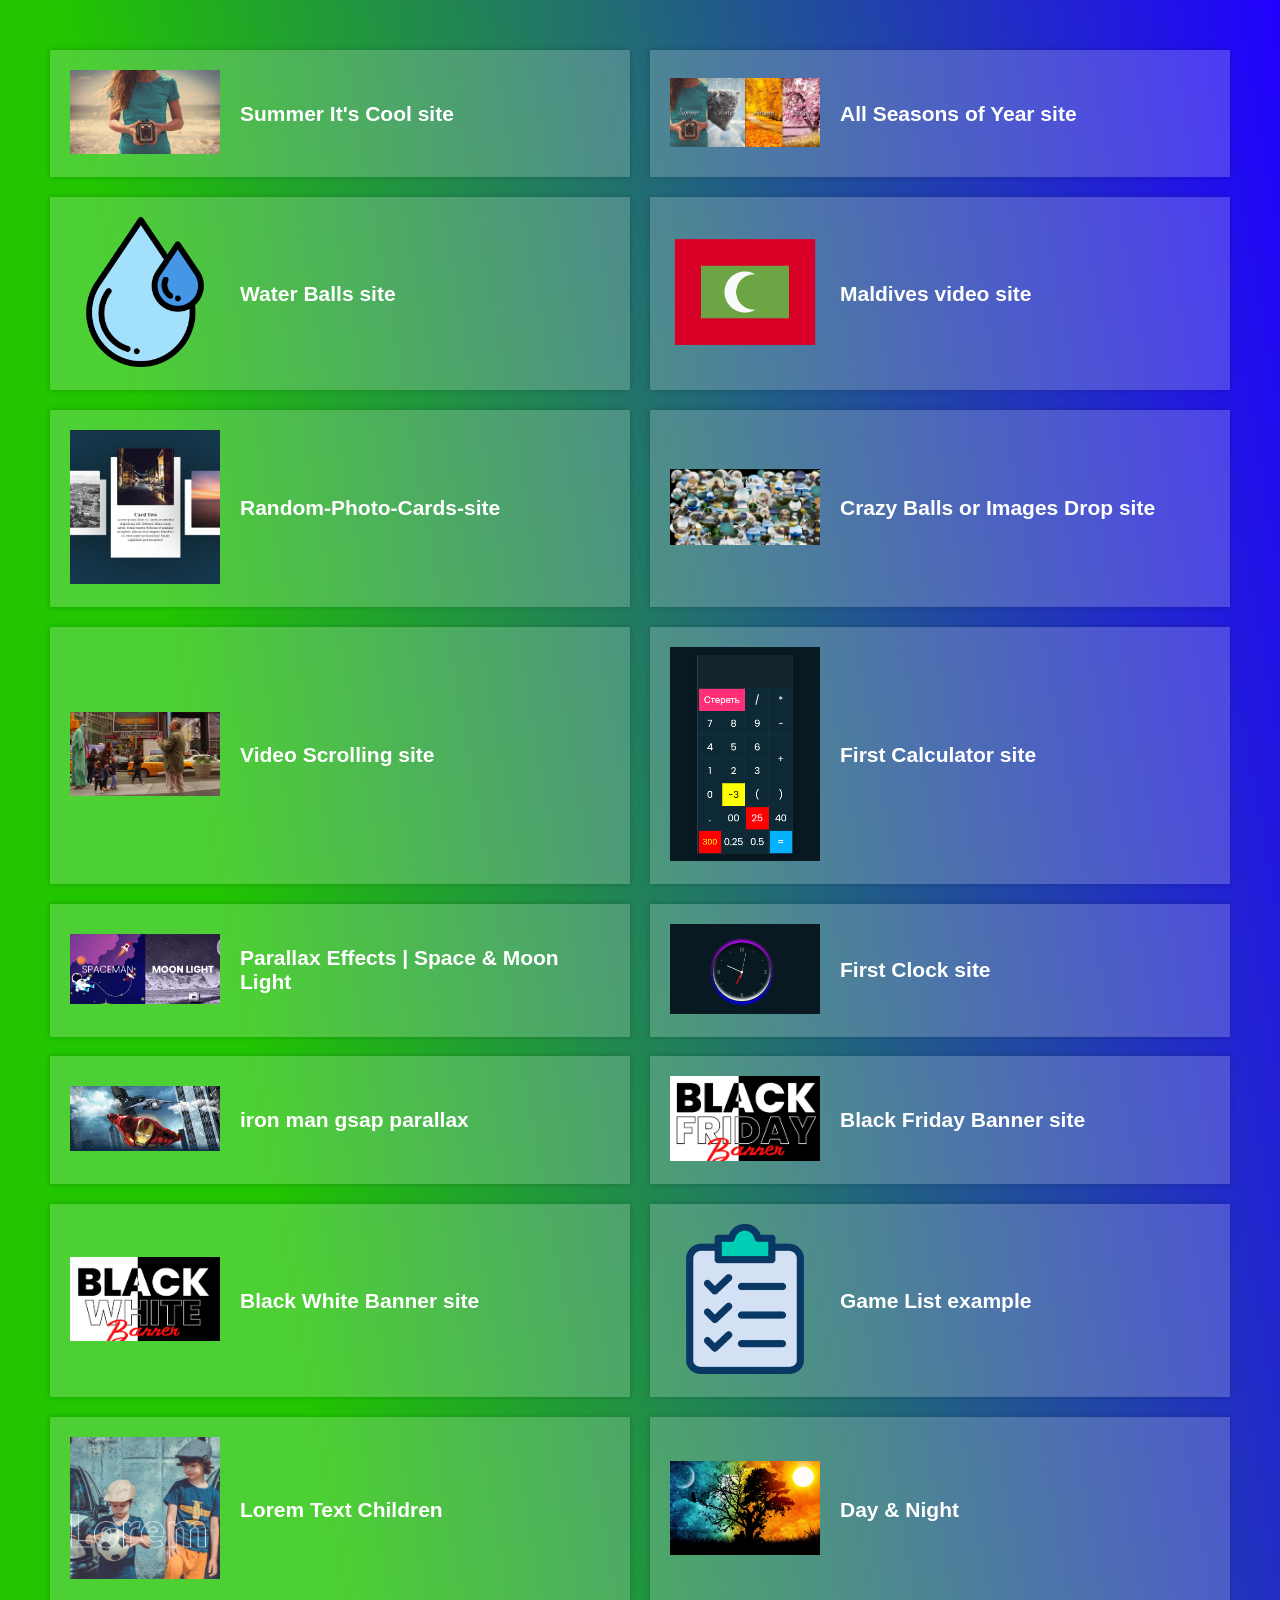
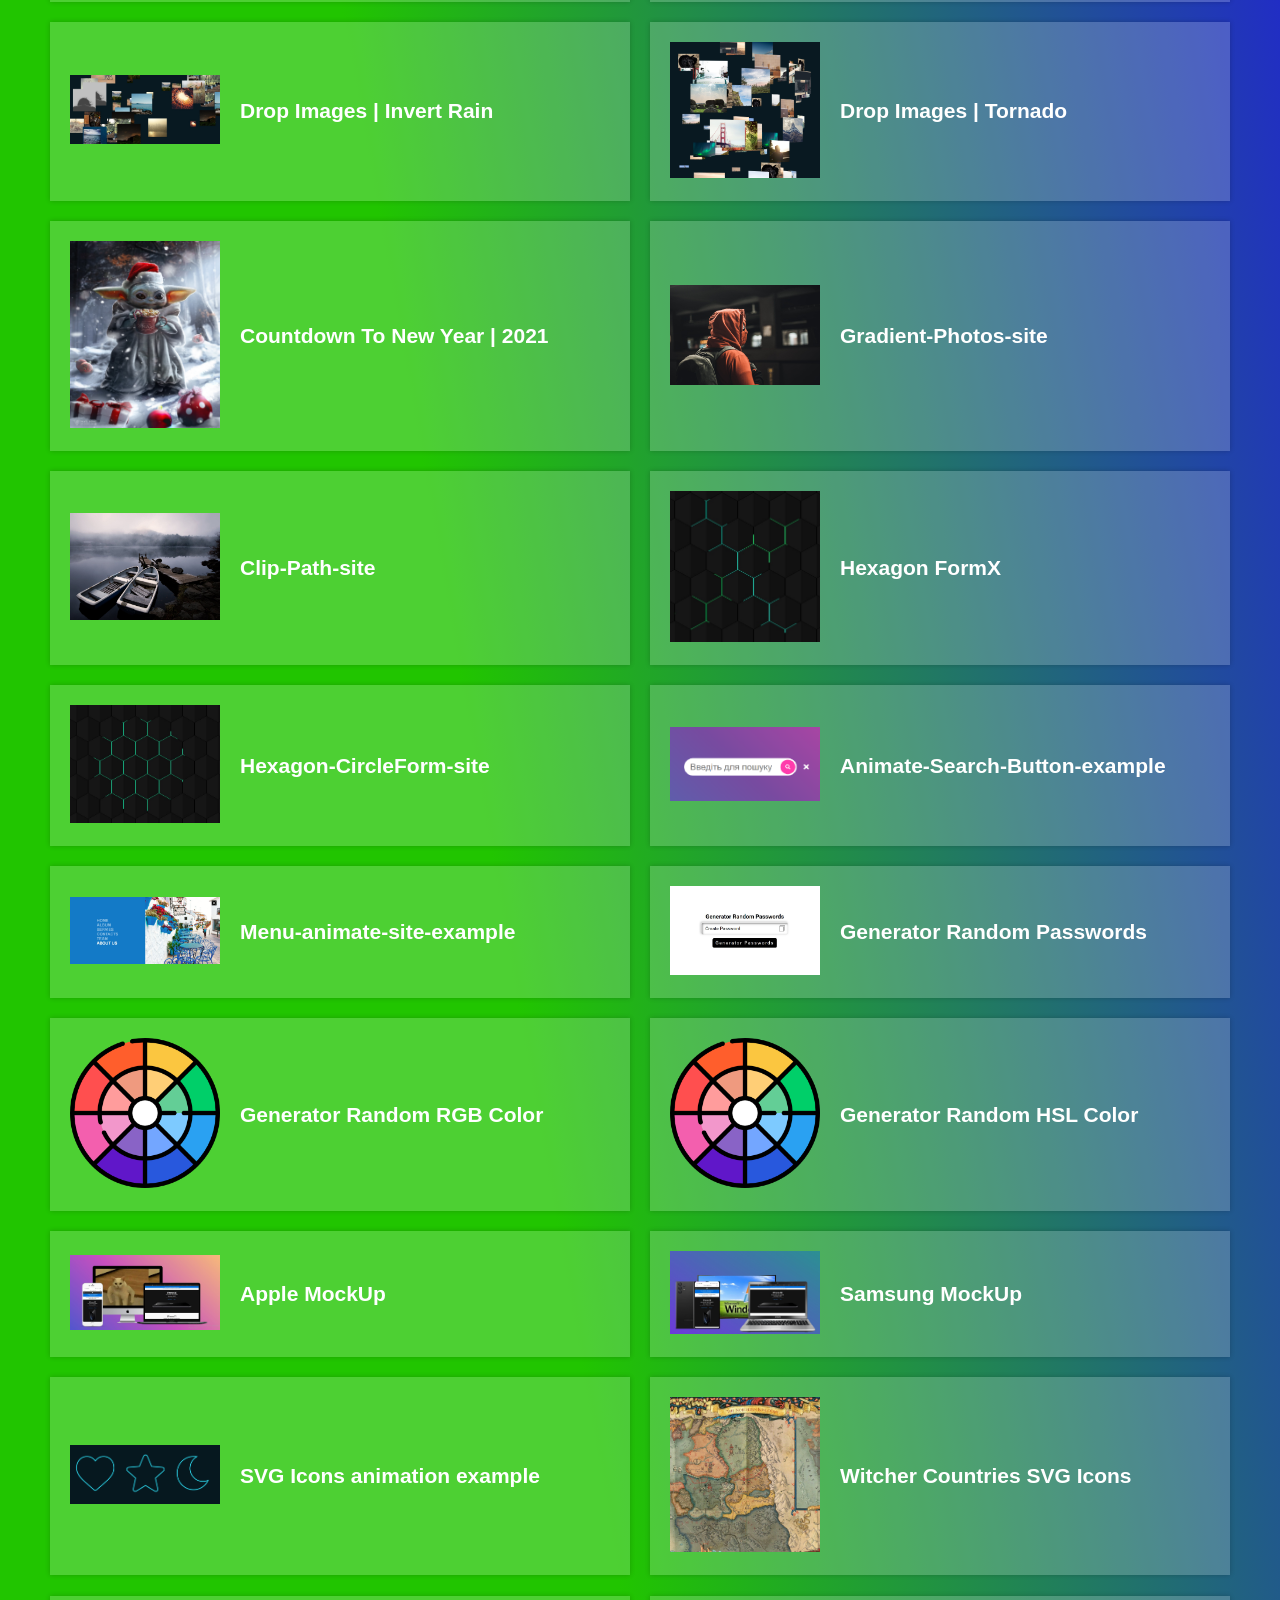
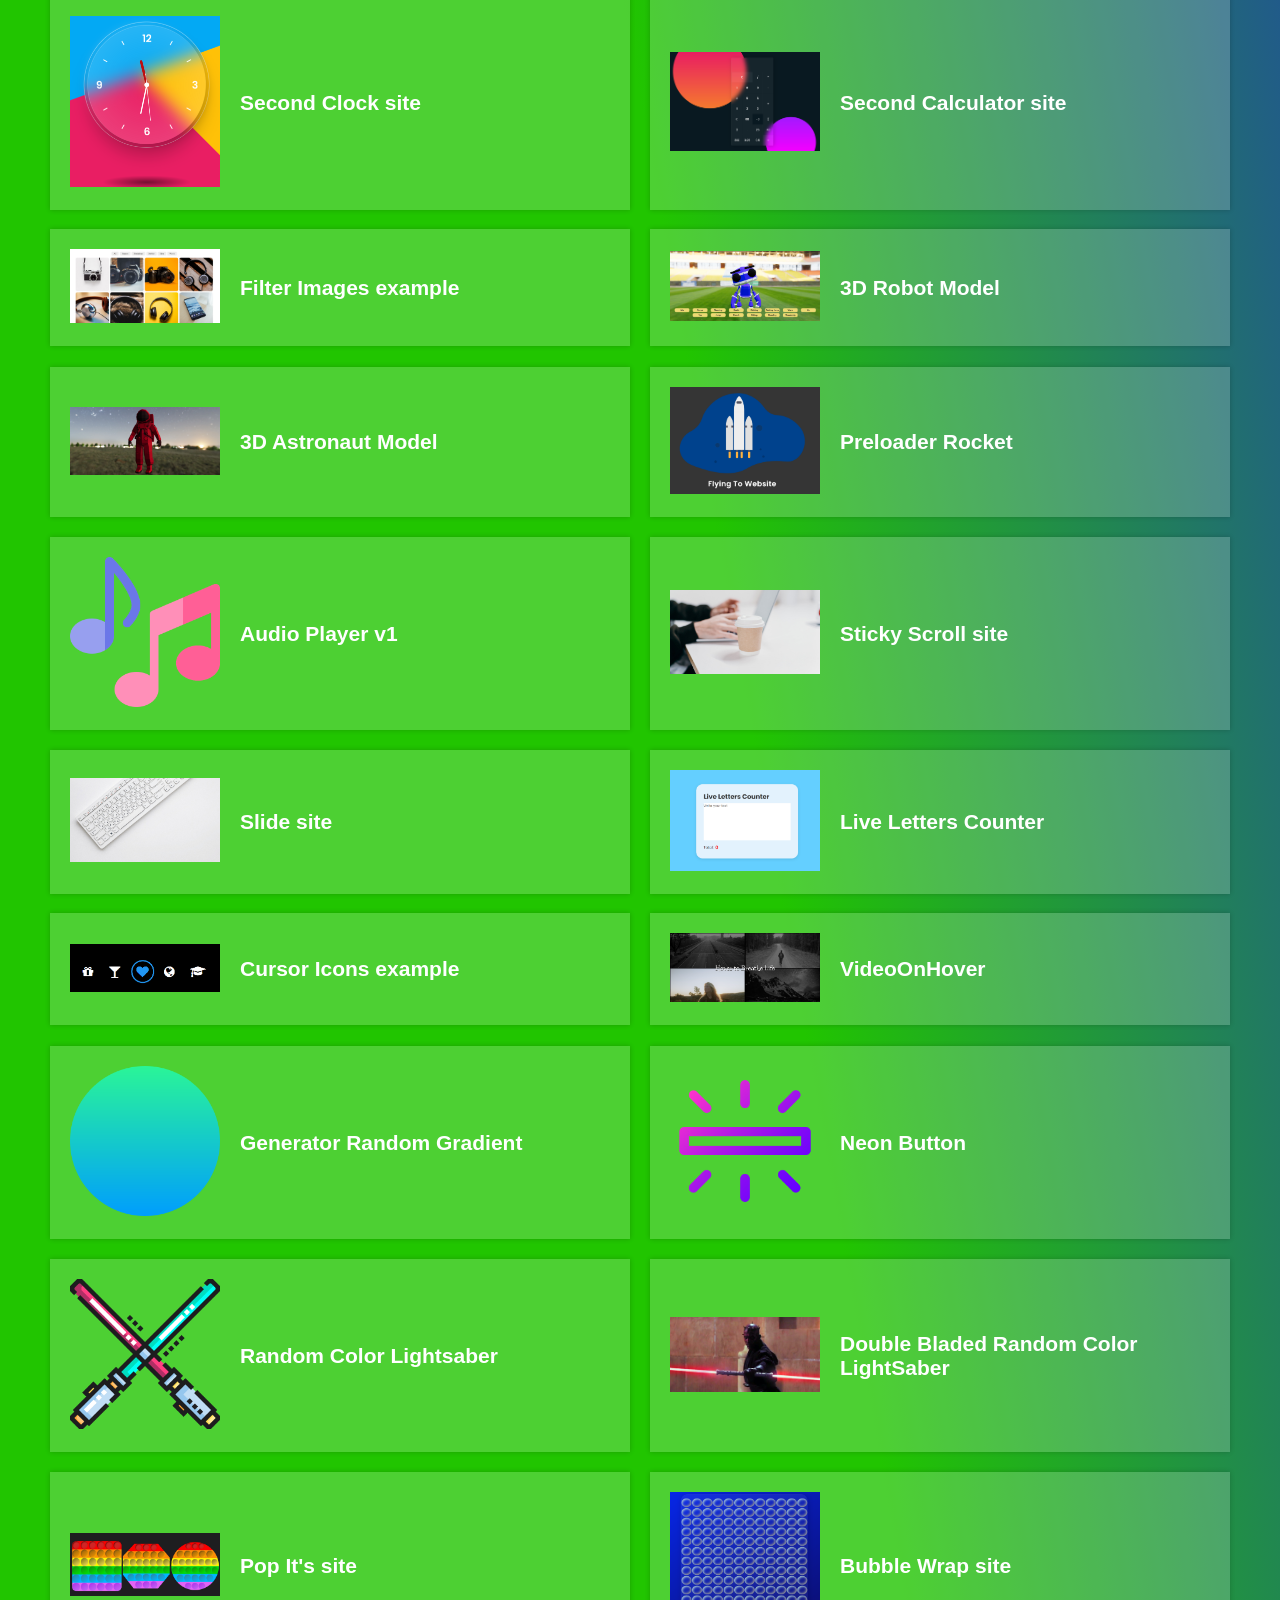
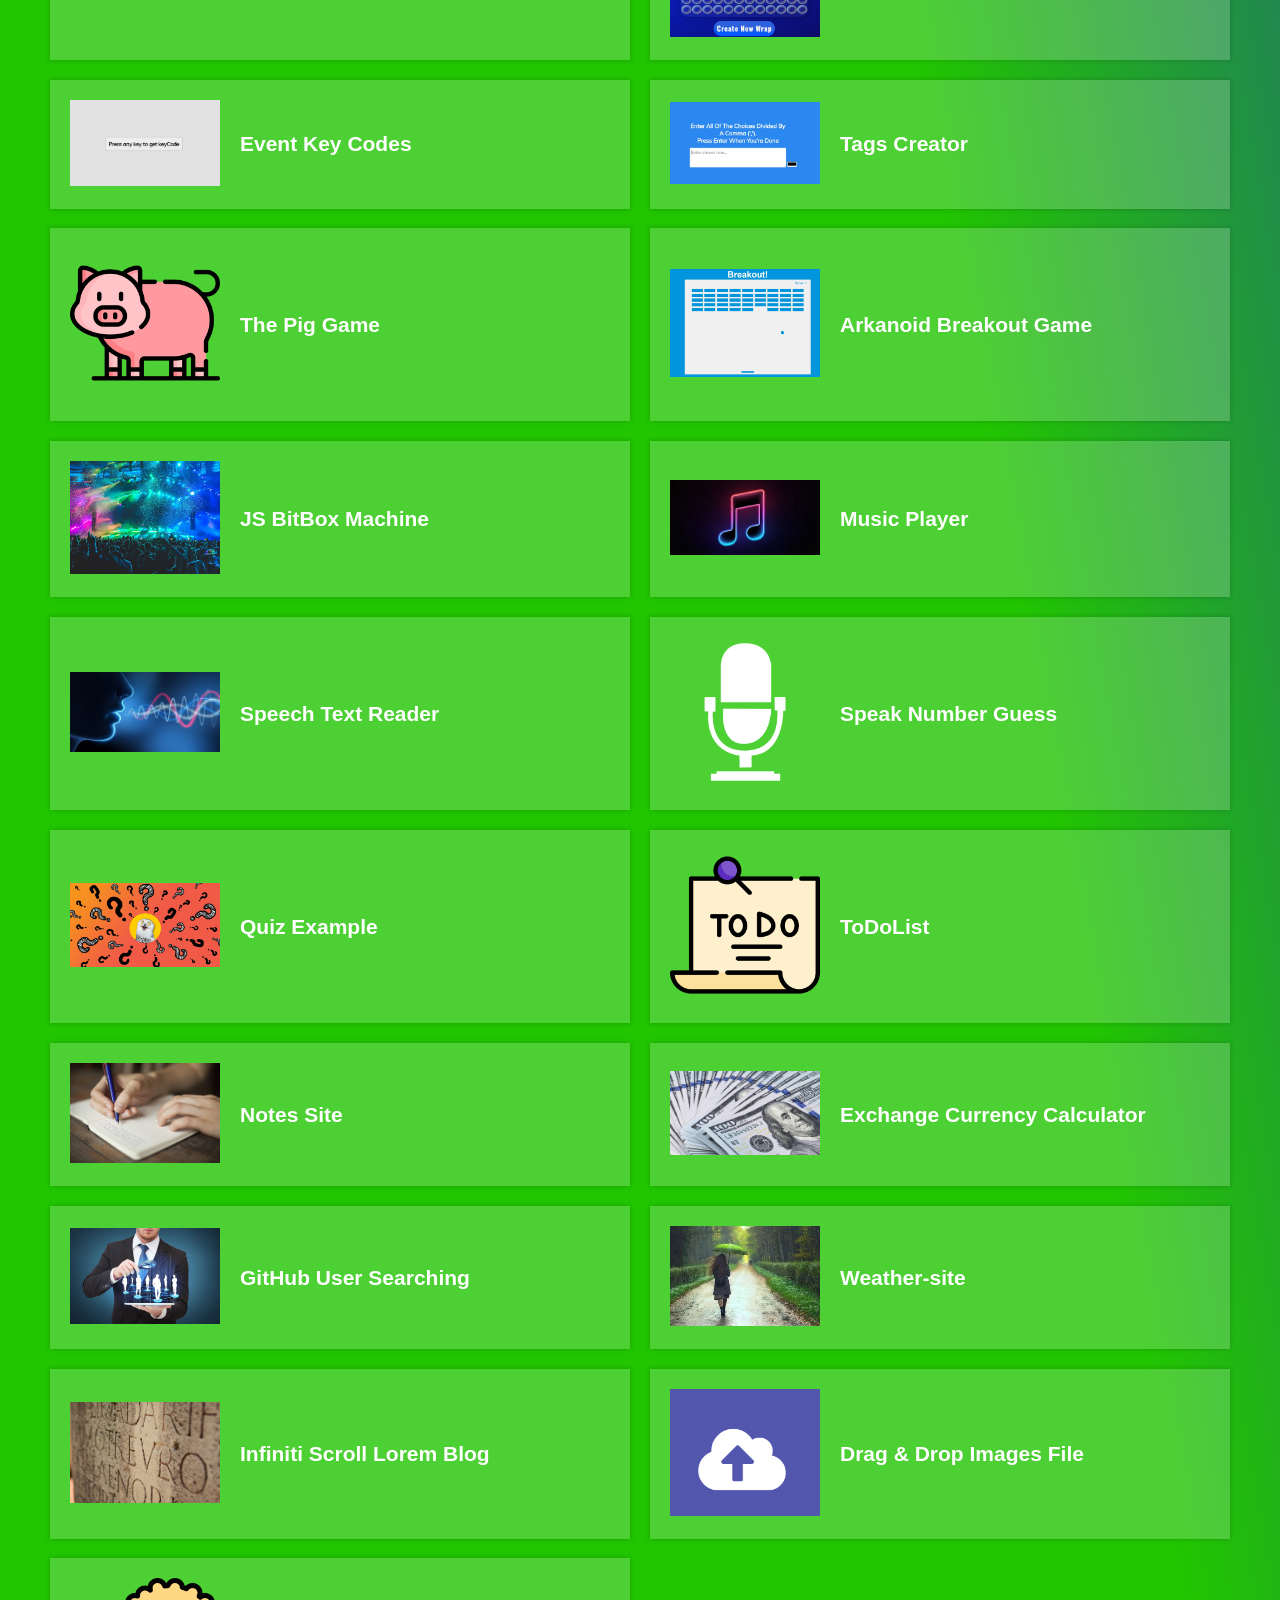
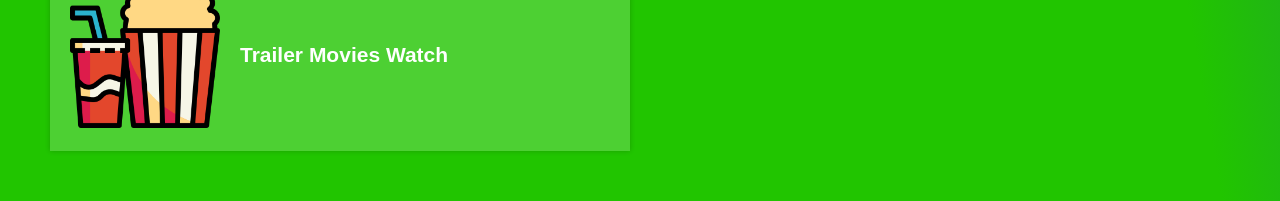
<file: index.html>
<!DOCTYPE html>
<html lang="en">
<head>
    <meta charset="UTF-8">
    <meta name="viewport" content="width=device-width, initial-scale=1.0">
    <!-- <title>Portfolio | Album Grid</title> -->
    <title>Portfolio</title>
    <link rel="stylesheet" href="styles/style.css">
    <!-- <link rel="styleshett" href="styles/style2.css"> -->
    <!-- <link rel="stylesheet" href="styles/grid.css"> -->
    <link rel="stylesheet" href="styles/grid2.css">
    <link rel="shortcut icon" href="icon/favicon.ico">
    <link rel="stylesheet" href="https://cdnjs.cloudflare.com/ajax/libs/animate.css/4.1.1/animate.min.css"/>
</head>
<body>
    <div class="albums">
        <!-- album animate__animated animate__swing -->
        <div class="album animate__animated animate__swing">
            <a href="sites/Summer its cool/index.html">
                <img class="album_artwork" src="sites/Summer its cool/img/4.jpg" alt="img">
            </a>
            <div class="album_details">
                <a href="sites/Summer its cool/index.html">
                    <h2>
                        Summer It's Cool site
                    </h2>
                </a>
            </div>
        </div>
        <div class="album animate__animated animate__swing">
            <a href="sites/All Seasons Year site/index.html">
                <img class="album_artwork" src="sites/All Seasons Year site/img/img-portfolio.jpg" alt="img">
            </a>
            <div class="album_details">
                <a href="sites/All Seasons Year site/index.html">
                    <h2>
                        All Seasons of Year site
                    </h2>
                </a>
            </div>
        </div>
        <div class="album animate__animated animate__swing">
            <a href="sites/Water Balls/index.html">
                <!-- <img class="album_artwork" src="sites/Water Balls/assets/bubble.png" alt="img"> -->
                <!-- <img class="album_artwork" src="sites/Water Balls/assets/logo.png" alt="img"> -->
                <img class="album_artwork" src="sites/Water Balls/assets/icon.png" alt="img">
                <!-- <img class="album_artwork" src="sites/Water Balls/assets/favicon.ico" alt="img"> -->
            </a>
            <div class="album_details">
                <a href="sites/Water Balls/index.html">
                    <h2>
                        Water Balls site
                    </h2>
                </a>
            </div>
        </div>
        <div class="album animate__animated animate__swing">
            <a href="sites/Maldives/index.html">
                <!-- <img class="album_artwork" src="sites/Maldives/images/favicon.ico" alt="img"> -->
                <img class="album_artwork" src="sites/Maldives/images/img-icon-portfolio.png" alt="img">
            </a>
            <div class="album_details">
                <a href="sites/Maldives/index.html">
                    <h2>
                        Maldives video site
                    </h2>
                </a>
            </div>
        </div>
        <div class="album animate__animated animate__swing">
            <a href="sites/Photo Cards/index.html">
                <!-- <img class="album_artwork" src="sites/Photo Cards/favicon.ico" alt="img"> -->
                <img class="album_artwork" src="sites/Photo Cards/img-portfolio.jpg" alt="img">
            </a>
            <div class="album_details">
                <a href="sites/Photo Cards/index.html">
                    <h2>
                        Random-Photo-Cards-site
                    </h2>
                </a>
            </div>
        </div>
        <div class="album animate__animated animate__swing">
            <a href="sites/Crazy Balls/index.html">
                <img class="album_artwork" src="sites/Crazy Balls/img-portfolio.png" alt="img">
            </a>
            <div class="album_details">
                <a href="sites/Crazy Balls/index.html">
                    <h2>
                        Crazy Balls or Images Drop site
                    </h2>
                </a>
            </div>
        </div>
        <div class="album hidd_album animate__animated animate__swing">
            <a href="sites/Video Scrolling/index.html">
                <img class="album_artwork" src="sites/Video Scrolling/img-portfolio.jpg" alt="img">
            </a>
            <div class="album_details">
                <a href="sites/Video Scrolling/index.html">
                    <h2>
                        Video Scrolling site
                    </h2>
                </a>
            </div>
        </div>
        <div class="album animate__animated animate__swing">
            <a href="sites/First Calculator/index.html">
                <img class="album_artwork" src="sites/First Calculator/img-portfolio.png" alt="img">
            </a>
            <div class="album_details">
                <a href="sites/First Calculator/index.html">
                    <h2>
                        First Calculator site
                    </h2>
                </a>
            </div>
        </div>
        <div class="album animate__animated animate__swing">
            <a href="sites/Parallaxs/index.html">
                <img class="album_artwork" src="sites/Parallaxs/img/img-portfolio.png" alt="img">
            </a>
            <div class="album_details">
                <a href="sites/Parallaxs/index.html">
                    <h2>
                        Parallax Effects | Space & Moon Light
                    </h2>
                </a>
            </div>
        </div>
        <div class="album animate__animated animate__swing">
            <a href="sites/FirstClock/index.html">
                <img class="album_artwork" src="sites/FirstClock/img/img-portfolio.png" alt="img">
            </a>
            <div class="album_details">
                <a href="sites/FirstClock/index.html">
                    <h2>
                        First Clock site
                    </h2>
                </a>
            </div>
        </div>
        <div class="album animate__animated animate__swing">
            <a href="sites/iron-man/index.html">
                <img class="album_artwork" src="sites/iron-man/images/img-portfolio.jpg" alt="img">
            </a>
            <div class="album_details">
                <a href="sites/iron-man/index.html">
                    <h2>
                        iron man gsap parallax
                    </h2>
                </a>
            </div>
        </div>
        <div class="album animate__animated animate__swing">
            <a href="sites/BannerBF/index.html">
                <img class="album_artwork" src="sites/BannerBF/img-portfolio.png" alt="img">
            </a>
            <div class="album_details">
                <a href="sites/BannerBF/index.html">
                    <h2>
                        Black Friday Banner site
                    </h2>
                </a>
            </div>
        </div>
        <div class="album animate__animated animate__swing">
            <a href="sites/Black-White-Banner-site/index.html">
                <img class="album_artwork" src="sites/Black-White-Banner-site/img-portfolio.png" alt="img">
            </a>
            <div class="album_details">
                <a href="sites/Black-White-Banner-site/index.html">
                    <h2>
                        Black White Banner site
                    </h2>
                </a>
            </div>
        </div>
        <div class="album animate__animated animate__swing">
            <a href="sites/GameList/index.html">
                <img class="album_artwork" src="sites/GameList/icon.png" alt="img">
                <!-- <img class="album_artwork" src="sites/GameList/img-portfolio.png" alt="img"> -->
            </a>
            <div class="album_details">
                <a href="sites/GameList/index.html">
                    <h2>
                        Game List example
                    </h2>
                </a>
            </div>
        </div>
        <div class="album animate__animated animate__swing">
            <a href="sites/Lorem-Children-Text/index.html">
                <img class="album_artwork" src="sites/Lorem-Children-Text/images/img-portfolio.jpg" alt="img">
                <!-- <img class="album_artwork" src="sites/Lorem-Children-Text/images/img-portfolio2.jpg" alt="img"> -->
            </a>
            <div class="album_details">
                <a href="sites/Lorem-Children-Text/index.html">
                    <h2>
                        Lorem Text Children
                    </h2>
                </a>
            </div>
        </div>
        <div class="album animate__animated animate__swing">
            <a href="sites/Day-Night/index.html">
                <img class="album_artwork" src="sites/Day-Night/images/img-portfolio.jpg" alt="img">
            </a>
            <div class="album_details">
                <a href="sites/Day-Night/index.html">
                    <h2>
                        Day & Night
                    </h2>
                </a>
            </div>
        </div>
        <div class="album animate__animated animate__swing">
            <a href="sites/Drop-Images-InvertRain/index.html">
                <img class="album_artwork" src="sites/Drop-Images-InvertRain/img-portfolio.jpg" alt="img">
            </a>
            <div class="album_details">
                <a href="sites/Drop-Images-InvertRain/index.html">
                    <h2>
                        Drop Images | Invert Rain
                    </h2>
                </a>
            </div>
        </div>
        <div class="album animate__animated animate__swing">
            <a href="sites/Drop-Images-Tornado/index.html">
                <img class="album_artwork" src="sites/Drop-Images-Tornado/img-portfolio.png" alt="img">
            </a>
            <div class="album_details">
                <a href="sites/Drop-Images-Tornado/index.html">
                    <h2>
                        Drop Images | Tornado
                    </h2>
                </a>
            </div>
        </div>
        <!-- <div class="album animate__animated animate__swing">
            <a href="sites/DropImagesNormalRain/index.html">
                <img class="album_artwork" src="sites/site-15/Drop-Images-InvertRain/img-portfolio.jpg" alt="img">
            </a>
            <div class="album_details">
                <a href="sites/site-15-3/DropImagesNormalRain/index.html">
                    <h2>
                        Drop Images | Normal Rain
                    </h2>
                </a>
            </div>
        </div> -->
        <div class="album animate__animated animate__swing">
            <a href="sites/Countdown-NewYear-2021/index.html">
                <img class="album_artwork" src="sites/Countdown-NewYear-2021/img/bg2.jpg" alt="img">
            </a>
            <div class="album_details">
                <a href="sites/Countdown-NewYear-2021/index.html">
                    <h2>
                        Countdown To New Year | 2021
                    </h2>
                </a>
            </div>
        </div>
        <div class="album animate__animated animate__swing">
            <a href="sites/Gradient-Photo-site/index.html">
                <img class="album_artwork" src="sites/Gradient-Photo-site/images/movie1.jpg" alt="img">
            </a>
            <div class="album_details">
                <a href="sites/Gradient-Photo-site/index.html">
                    <h2>
                        Gradient-Photos-site
                    </h2>
                </a>
            </div>
        </div>
        <div class="album animate__animated animate__swing">
            <a href="sites/Clip-Path/index.html">
                <img class="album_artwork" src="sites/Clip-Path/img/bg.jpeg" alt="img">
            </a>
            <div class="album_details">
                <a href="sites/Clip-Path/index.html">
                    <h2>
                        Clip-Path-site
                    </h2>
                </a>
            </div>
        </div>
        <!-- <div class="album animate__animated animate__swing">
            <a href="sites/site-20/Hexagons/index.html">
                <img class="album_artwork" src="sites/site-20/Hexagons/img/icon.png" alt="img">
            </a>
            <div class="album_details">
                <a href="sites/site-20/Hexagons/index.html">
                    <h2>
                        Hexagons-sites-site
                    </h2>
                </a>
            </div>
        </div> -->
        <div class="album hidd_album animate__animated animate__swing">
            <a href="sites/Hexagon-FormX/index.html">
                <img class="album_artwork" src="sites/Hexagon-FormX/img-portfolio.jpg" alt="img">
            </a>
            <div class="album_details">
                <a href="sites/Hexagon-FormX/index.html">
                    <h2>
                        Hexagon FormX
                    </h2>
                </a>
            </div>
        </div>
        <div class="album hidd_album animate__animated animate__swing">
            <a href="sites/Hexagon-CircleForm/index.html">
                <img class="album_artwork" src="sites/Hexagon-CircleForm/img/img-portfolio.jpg" alt="img">
            </a>
            <div class="album_details">
                <a href="sites/Hexagon-CircleForm/index.html">
                    <h2>
                        Hexagon-CircleForm-site
                    </h2>
                </a>
            </div>
        </div>
        <div class="album animate__animated animate__swing">
            <a href="sites/Animate-Search-Button-example/index.html">
                <img class="album_artwork" src="sites/Animate-Search-Button-example/img/img-portfolio.png" alt="img">
            </a>
            <div class="album_details">
                <a href="sites/Animate-Search-Button-example/index.html">
                    <h2>
                        Animate-Search-Button-example
                    </h2>
                </a>
            </div>
        </div>
        <!-- <div class="album animate__animated animate__swing"> -->
            <!-- <a href="sites/site-22/GloveOfThanos-Effect-site/index.html"> -->
                <!-- <img class="album_artwork" src="sites/site-22/GloveOfThanos-Effect-site/img-portfolio.jpg" alt="img"> -->
                <!-- <img class="album_artwork" src="sites/site-22/GloveOfThanos-Effect-site/bg.jpg" alt="img"> -->
            <!-- </a> -->
            <!-- <div class="album_details"> -->
                <!-- <a href="sites/site-22/GloveOfThanos-Effect-site/index.html"> -->
                    <!-- <h2> -->
                        <!-- Glove Of Thanos site -->
                    <!-- </h2> -->
                <!-- </a> -->
                <!-- <p class="album_artist">Vladimir Saenko</p> -->
                <!-- <p class="album_desc">Сайт с эффектом перчатки Бесконечности</p> -->
            <!-- </div> -->
        <!-- </div> -->
        <div class="album animate__animated animate__swing">
            <a href="sites/Menu-animate-example/index.html">
                <img class="album_artwork" src="sites/Menu-animate-example/images/img-portfolio.jpg" alt="img">
            </a>
            <div class="album_details">
                <a href="sites/Menu-animate-example/index.html">
                    <h2>
                        Menu-animate-site-example
                    </h2>
                </a>
            </div>
        </div>
        <div class="album animate__animated animate__swing">
            <a href="sites/Generator-Random-Passwords/index.html">
                <img class="album_artwork" src="sites/Generator-Random-Passwords/img/img-portfolio.jpg" alt="img">
            </a>
            <div class="album_details">
                <a href="sites/Generator-Random-Passwords/index.html">
                    <h2>
                        Generator Random Passwords
                    </h2>
                </a>
            </div>
        </div>
        <!-- <div class="album hidd_album">
            <img class="album_artwork" src="https://picsum.photos/200/300?random=1" alt="img">
            <div class="album_details">
                <h2>
                    Album Tittle
                </h2>
                <p class="album_artist">Name</p>
                <p class="album_desc">Lorem ipsum dolor sit amet consectetur adipisicing elit</p>
            </div>
        </div> -->
        <div class="album animate__animated animate__swing">
            <a href="sites/RandomRGBColor/index.html">
                <img class="album_artwork" src="sites/RandomRGBColor/img/icon.png" alt="img">
            </a>
            <div class="album_details">
                <a href="sites/RandomRGBColor/index.html">
                    <h2>
                    Generator Random RGB Color
                    </h2>
                </a>
            </div>
        </div>
        <div class="album animate__animated animate__swing">
            <a href="sites/Generator-Random-HSL-Color/index.html">
                <img class="album_artwork" src="sites/Generator-Random-HSL-Color/img/icon.png" alt="img">
            </a>
            <div class="album_details">
                <a href="sites/Generator-Random-HSL-Color/index.html">
                    <h2>
                    Generator Random HSL Color
                    </h2>
                </a>
            </div>
        </div>
        <div class="album animate__animated animate__swing">
            <a href="sites/Apple-MockUp/index.html">
                <img class="album_artwork" src="sites/Apple-MockUp/assets/img-portfolio.jpg" alt="img">
            </a>
            <div class="album_details">
                <a href="sites/Apple-MockUp/index.html">
                    <h2>
                    Apple MockUp
                    </h2>
                </a>
            </div>
        </div>
        <div class="album animate__animated animate__swing">
            <a href="sites/Samsung-MockUp/index.html">
                <img class="album_artwork" src="sites/Samsung-MockUp/assets/img-portfolio.jpg" alt="img">
            </a>
            <div class="album_details">
                <a href="sites/Samsung-MockUp/index.html">
                    <h2>
                    Samsung MockUp
                    </h2>
                </a>
            </div>
        </div>
        <div class="album animate__animated animate__swing">
            <a href="sites/SVG-Icon-animation-example/index.html">
                <img class="album_artwork" src="sites/SVG-Icon-animation-example/assets/img-portfolio.png" alt="img">
            </a>
            <div class="album_details">
                <a href="sites/SVG-Icon-animation-example/index.html">
                    <h2>
                    SVG Icons animation example
                    </h2>
                </a>
            </div>
        </div>
        <div class="album animate__animated animate__swing">
            <a href="sites/Witcher-Countries-SVG-Icons-animations/index.html">
                <img class="album_artwork" src="sites/Witcher-Countries-SVG-Icons-animations/img-portfolio.jpg" alt="img">
            </a>
            <div class="album_details">
                <a href="sites/Witcher-Countries-SVG-Icons-animations/index.html">
                    <h2>
                        Witcher Countries SVG Icons
                    </h2>
                </a>
            </div>
        </div>
        <div class="album animate__animated animate__swing">
            <a href="sites/Second-version-Clock/index.html">
                <img class="album_artwork" src="sites/Second-version-Clock/img/img-portfolio.png" alt="img">
            </a>
            <div class="album_details">
                <a href="sites/Second-version-Clock/index.html">
                    <h2>
                        Second Clock site
                    </h2>
                </a>
            </div>
        </div>
        <div class="album animate__animated animate__swing">
            <a href="sites/Second-version-Calculator/index.html">
                <img class="album_artwork" src="sites/Second-version-Calculator/img-portfolio.png" alt="img">
            </a>
            <div class="album_details">
                <a href="sites/Second-version-Calculator/index.html">
                    <h2>
                        Second Calculator site
                    </h2>
                </a>
            </div>
        </div>
        <div class="album animate__animated animate__swing">
            <a href="sites/Filter-Images-example/index.html">
                <img class="album_artwork" src="sites/Filter-Images-example/images/img-portfolio.jpg" alt="img">
            </a>
            <div class="album_details">
                <a href="sites/Filter-Images-example/index.html">
                    <h2>
                        Filter Images example
                    </h2>
                </a>
            </div>
        </div>
        <div class="album animate__animated animate__swing">
            <a href="sites/3D-Robot-Model/index.html">
                <img class="album_artwork" src="sites/3D-Robot-Model/img-portfolio.jpg" alt="img">
            </a>
            <div class="album_details">
                <a href="sites/3D-Robot-Model/index.html">
                    <h2>
                        3D Robot Model
                    </h2>
                </a>
            </div>
        </div>
        <div class="album animate__animated animate__swing">
            <a href="sites/3D-Astronaut-Model/index.html">
                <img class="album_artwork" src="sites/3D-Astronaut-Model/img-portfolio.jpg" alt="img">
            </a>
            <div class="album_details">
                <a href="sites/3D-Astronaut-Model/index.html">
                    <h2>
                        3D Astronaut Model
                    </h2>
                </a>
            </div>
        </div>
        <div class="album animate__animated animate__swing">
            <a href="sites/Preloader-Rocket/index.html">
                <img class="album_artwork" src="sites/Preloader-Rocket/img/img-portfolio.png" alt="img">
            </a>
            <div class="album_details">
                <a href="sites/Preloader-Rocket/index.html">
                    <h2>
                        Preloader Rocket
                    </h2>
                </a>
            </div>
        </div>
        <div class="album animate__animated animate__swing">
            <a href="sites/Audio-Player-V1/index.html">
                <img class="album_artwork" src="sites/Audio-Player-V1/icon.png" alt="img">
            </a>
            <div class="album_details">
                <a href="sites/Audio-Player-V1/index.html">
                    <h2>
                        Audio Player v1
                    </h2>
                </a>
            </div>
        </div>
        <div class="album animate__animated animate__swing">
            <a href="sites/Sticky-Scroll-site/index.html">
                <img class="album_artwork" src="sites/Sticky-Scroll-site/images/bg5.jpg" alt="img">
            </a>
            <div class="album_details">
                <a href="sites/Sticky-Scroll-site/index.html">
                    <h2>
                        Sticky Scroll site
                    </h2>
                </a>
            </div>
        </div>
        <div class="album animate__animated animate__swing">
            <a href="sites/Slide-site/index.html">
                <img class="album_artwork" src="sites/Slide-site/images/bg1.jpg" alt="img">
            </a>
            <div class="album_details">
                <a href="sites/Slide-site/index.html">
                    <h2>
                        Slide site
                    </h2>
                </a>
            </div>
        </div>
        <div class="album animate__animated animate__swing">
            <a href="sites/Live-Letters-Counter/index.html">
                <img class="album_artwork" src="sites/Live-Letters-Counter/img-portfolio.png" alt="img">
            </a>
            <div class="album_details">
                <a href="sites/Live-Letters-Counter/index.html">
                    <h2>
                        Live Letters Counter
                    </h2>
                </a>
            </div>
        </div>
        <div class="album animate__animated animate__swing">
            <a href="sites/Cursor-Icon/index.html">
                <img class="album_artwork" src="sites/Cursor-Icon/imgs/img-portfolio.png" alt="img">
            </a>
            <div class="album_details">
                <a href="sites/Cursor-Icon/index.html">
                    <h2>
                        Cursor Icons example
                    </h2>
                </a>
            </div>
        </div>
        <div class="album animate__animated animate__swing">
            <a href="sites/VideoOnHover/index.html">
                <img class="album_artwork" src="sites/VideoOnHover/img-portfolio.png" alt="img">
            </a>
            <div class="album_details">
                <a href="sites/VideoOnHover/index.html">
                    <h2>
                        VideoOnHover
                    </h2>
                </a>
                <!-- <p class="album_desc">Lorem ipsum dolor sit amet consectetur adipisicing elit. Totam animi est blanditiis, fugiat qui nihil.</p> -->
            </div>
        </div>
        <div class="album animate__animated animate__swing">
            <a href="sites/Generator-Random-Gradient/index.html">
                <img class="album_artwork" src="sites/Generator-Random-Gradient/icon/icon.png" alt="img">
            </a>
            <div class="album_details">
                <a href="sites/Generator-Random-Gradient/index.html">
                    <h2>
                        Generator Random Gradient
                    </h2>
                </a>
            </div>
        </div>
        <div class="album animate__animated animate__swing">
            <a href="sites/UserColor-Neon-Button/index.html">
                <img class="album_artwork" src="sites/UserColor-Neon-Button/icon.png" alt="img">
            </a>
            <div class="album_details">
                <a href="sites/UserColor-Neon-Button/index.html">
                    <h2>
                        Neon Button 
                    </h2>
                </a>
            </div>
        </div>
        <div class="album animate__animated animate__swing">
            <a href="sites/Random-Color-Lightsaber/index.html">
                <img class="album_artwork" src="sites/Random-Color-Lightsaber/icon.png" alt="img">
                <!-- <img class="album_artwork" src="sites/Random-Color-Lightsaber/img-portfolio.jpg" alt="img"> -->
            </a>
            <div class="album_details">
                <a href="sites/Random-Color-Lightsaber/index.html">
                    <h2>
                        Random Color Lightsaber 
                    </h2>
                </a>
            </div>
        </div>
        <div class="album animate__animated animate__swing">
            <a href="sites/Double Bladed Random Color LightSaber/index.html">
                <img class="album_artwork" src="sites/Double Bladed Random Color LightSaber/img-portfolio.jpg" alt="img">
            </a>
            <div class="album_details">
                <a href="sites/Double Bladed Random Color LightSaber/index.html">
                    <h2>
                        Double Bladed Random Color LightSaber
                    </h2>
                </a>
            </div>
        </div>
        <div class="album animate__animated animate__swing">
            <a href="sites/Pop-It's/index.html">
                <img class="album_artwork" src="sites/Pop-It's/img-portfolio.jpg" alt="img">
            </a>
            <div class="album_details">
                <a href="sites/Pop-It's/index.html">
                    <h2>
                        Pop It's site
                    </h2>
                </a>
            </div>
        </div>
        <div class="album animate__animated animate__swing">
            <a href="sites/Bubble-Wrap-Pimple-site/index.html">
                <img class="album_artwork" src="sites/Bubble-Wrap-Pimple-site/img-portfolio.png" alt="img">
            </a>
            <div class="album_details">
                <a href="sites/Bubble-Wrap-Pimple-site/index.html">
                    <h2>
                        Bubble Wrap site
                    </h2>
                </a>
            </div>
        </div>
        <!-- <div class="album animate__animated animate__swing">
            <a href="sites/AmoGUS/index.html">
                <img class="album_artwork" src="sites/AmoGUS/icon.jpg" alt="img">
            </a>
            <div class="album_details">
                <a href="sites/AmoGUS/index.html">
                    <h2>
                        Among Us Space Scene 
                    </h2>
                </a>
            </div>
        </div> -->
        <div class="album animate__animated animate__swing">
            <a href="sites/EventKeyCodesSite/index.html">
                <img class="album_artwork" src="sites/EventKeyCodesSite/img-portfolio.jpg" alt="img">
            </a>
            <div class="album_details">
                <a href="sites/EventKeyCodesSite/index.html">
                    <h2>
                        Event Key Codes
                    </h2>
                </a>
            </div>
        </div>
        <div class="album animate__animated animate__swing">
            <a href="sites/Tags-Creator/index.html">
                <img class="album_artwork" src="sites/Tags-Creator/img-portfolio.jpg" alt="img">
            </a>
            <div class="album_details">
                <a href="sites/Tags-Creator/index.html">
                    <h2>
                        Tags Creator
                    </h2>
                </a>
            </div>
        </div>
        <div class="album animate__animated animate__swing">
            <a href="sites/The-Pig-Game/index.html">
                <img class="album_artwork" src="sites/The-Pig-Game/images/icon.png" alt="img">
            </a>
            <div class="album_details">
                <a href="sites/The-Pig-Game/index.html">
                    <h2>
                        The Pig Game
                    </h2>
                </a>
            </div>
        </div>
        <div class="album hidden animate__animated animate__swing">
            <a href="sites/Arkanoid-Breakout-Game-site/index.html">
                <img class="album_artwork" src="sites/Arkanoid-Breakout-Game-site/img-portfolio.jpg" alt="img">
            </a>
            <div class="album_details">
                <a href="sites/Arkanoid-Breakout-Game-site/index.html">
                    <h2>
                        Arkanoid Breakout Game
                    </h2>
                </a>
            </div>
        </div>
        <div class="album hidden animate__animated animate__swing">
            <a href="sites/JS-Bitbox-Machine/index.html">
                <img class="album_artwork" src="sites/JS-Bitbox-Machine/bg.jpg" alt="img">
            </a>
            <div class="album_details">
                <a href="sites/JS-Bitbox-Machine/index.html">
                    <h2>
                        JS BitBox Machine
                    </h2>
                </a>
            </div>
        </div>
        <div class="album animate__animated animate__swing">
            <a href="sites/Music-Player/index.html">
                <img class="album_artwork" src="sites/Music-Player/images/img-portfolio.jpg" alt="img">
            </a>
            <div class="album_details">
                <a href="sites/Music-Player/index.html">
                    <h2>
                        Music Player
                    </h2>
                </a>
            </div>
        </div>
        <div class="album animate__animated animate__swing">
            <a href="sites/Speech-Text-Reader/index.html">
                <img class="album_artwork" src="sites/Speech-Text-Reader/img/img-portfolio.jpg" alt="img">
            </a>
            <div class="album_details">
                <a href="sites/Speech-Text-Reader/index.html">
                    <h2>
                        Speech Text Reader
                    </h2>
                </a>
            </div>
        </div>
        <div class="album hidden animate__animated animate__swing">
            <a href="sites/Speak-Number-Guess/index.html">
                <img class="album_artwork" src="sites/Speak-Number-Guess/img/mic.png" alt="img">
            </a>
            <div class="album_details">
                <a href="sites/Speak-Number-Guess/index.html">
                    <h2>
                        Speak Number Guess
                    </h2>
                </a>
            </div>
        </div>
        <div class="album animate__animated animate__swing">
            <a href="sites/Quiz-Example/index.html">
                <img class="album_artwork" src="sites/Quiz-Example/img-portfolio.jpg" alt="img">
            </a>
            <div class="album_details">
                <a href="sites/Quiz-Example/index.html">
                    <h2>
                        Quiz Example
                    </h2>
                </a>
            </div>
        </div>
        <div class="album animate__animated animate__swing">
            <a href="sites/ToDoList/index.html">
                <img class="album_artwork" src="sites/ToDoList/icon.png" alt="img">
            </a>
            <div class="album_details">
                <a href="sites/ToDoList/index.html">
                    <h2>
                        ToDoList
                    </h2>
                </a>
            </div>
        </div>
        <div class="album animate__animated animate__swing">
            <a href="sites/Notes-Site/index.html">
                <img class="album_artwork" src="sites/Notes-Site/img-portfolio.jpg" alt="img">
            </a>
            <div class="album_details">
                <a href="sites/Notes-Site/index.html">
                    <h2>
                        Notes Site
                    </h2>
                </a>
            </div>
        </div>
        <div class="album animate__animated animate__swing">
            <a href="sites/Exchange-Currency-Calculator/index.html">
                <img class="album_artwork" src="sites/Exchange-Currency-Calculator/img/img-portfolio.jpg" alt="img">
                <!-- <img class="album_artwork" src="sites/Exchange-Currency-Calculator/img/money.png" alt="img"> -->
            </a>
            <div class="album_details">
                <a href="sites/Exchange-Currency-Calculator/index.html">
                    <h2>
                        Exchange Currency Calculator
                    </h2>
                </a>
            </div>
        </div>
        <div class="album animate__animated animate__swing">
            <a href="sites/GitHub-UserSearching/index.html">
                <img class="album_artwork" src="sites/GitHub-UserSearching/img-portfolio.jpg" alt="img">
            </a>
            <div class="album_details">
                <a href="sites/GitHub-UserSearching/index.html">
                    <h2>
                        GitHub User Searching
                    </h2>
                </a>
            </div>
        </div>
        <div class="album animate__animated animate__swing">
            <a href="sites/Weather-site/index.html">
                <img class="album_artwork" src="sites/Weather-site/img-portfolio.jpg" alt="img">
            </a>
            <div class="album_details">
                <a href="sites/Weather-site/index.html">
                    <h2>
                        Weather-site
                    </h2>
                </a>
            </div>
        </div>
        <div class="album animate__animated animate__swing">
            <a href="sites/Infiniti-Scroll-Lorem-Blog-site/index.html">
                <img class="album_artwork" src="sites/Infiniti-Scroll-Lorem-Blog-site/img-portfolio.jpg" alt="img">
            </a>
            <div class="album_details">
                <a href="sites/Infiniti-Scroll-Lorem-Blog-site/index.html">
                    <h2>
                        Infiniti Scroll Lorem Blog
                    </h2>
                </a>
            </div>
        </div>
        <div class="album animate__animated animate__swing">
            <a href="sites/Drag-and-Drop-Image-example/index.html">
                <img class="album_artwork" src="sites/Drag-and-Drop-Image-example/img-portfolio.png" alt="img">
            </a>
            <div class="album_details">
                <a href="sites/Drag-and-Drop-Image-example/index.html">
                    <h2>
                        Drag & Drop Images File
                    </h2>
                </a>
            </div>
        </div>
        <!-- <div class="album hidden animate__animated animate__swing">
            <a href="sites/Top10-RichestPeople-List/index.html">
                <img class="album_artwork" src="sites/Top10-RichestPeople-List/img-portfolio.jpg" alt="img">
            </a>
            <div class="album_details">
                <a href="sites/Top10-RichestPeople-List/index.html">
                    <h2>
                        Top10-RichestPeople-List
                    </h2>
                </a>
            </div>
        </div> -->
        <!-- <div class="album hidden animate__animated animate__swing"> -->
            <!-- <a href="sites/site/food-site-P/index.html"> -->
                <!-- <img class="album_artwork" src="sites/food-site-P/img/slider/food-12.jpg" alt="img"> -->
                <!-- <img class="album_artwork" src="sites/food-site-P/img/slider/olive-oil.jpg" alt="img"> -->
                <!-- <img class="album_artwork" src="sites/food-site-P/img/slider/paprika.jpg" alt="img"> -->
                <!-- <img class="album_artwork" src="sites/food-site-P/img/slider/pepper.jpg" alt="img"> -->
                <!-- <img class="album_artwork" src="sites/food-site-P/img/tabs/elite.jpg" alt="img"> -->
                <!-- <img class="album_artwork" src="sites/food-site-P/img/tabs/post.jpg" alt="img"> -->
                <!-- <img class="album_artwork" src="sites/food-site-P/img/tabs/vegy.jpg" alt="img"> -->
            <!-- </a> -->
            <!-- <div class="album_details"> -->
                <!-- <a href="sites/food-site-P/index.html"> -->
                    <!-- <h2> -->
                        <!-- Food site P -->
                    <!-- </h2> -->
                <!-- </a> -->
            <!-- </div> -->
        <!-- </div> -->
        <div class="album animate__animated animate__swing">
            <a href="https://vladimirsaenko.github.io/trailer-movies-watch/">
                <img class="album_artwork" src="sites/site-48/icon.png" alt="img">
            </a>
            <div class="album_details">
                <a href="https://vladimirsaenko.github.io/trailer-movies-watch/">
                    <h2>
                        Trailer Movies Watch
                    </h2>
                </a>
            </div>
        </div>
    </div>
</body>
</html>
</file>
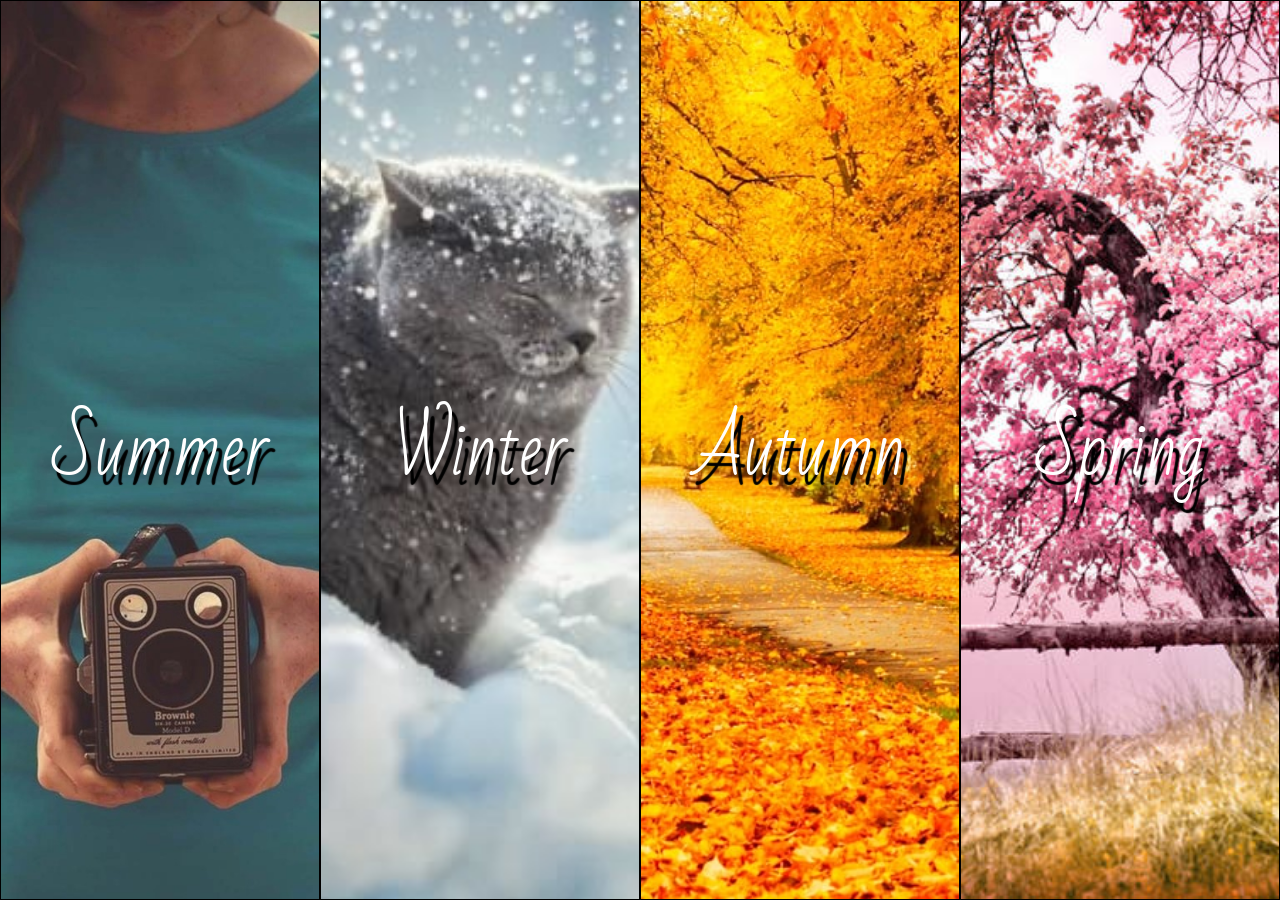
<file: sites/All Seasons Year site/index.html>
<!DOCTYPE html>
<html lang="en">
<head>
    <meta charset="UTF-8">
    <meta name="viewport" content="width=device-width, initial-scale=1.0">
    <title>All Seasons of Year site</title>
    <link rel="stylesheet" href="css/defaultStyle.css">
    <link rel="stylesheet" href="css/style.css">
    <link rel="shortcut icon" href="favicon.ico">
    <link href="https://fonts.googleapis.com/css2?family=Bad+Script&display=swap" rel="stylesheet">
</head>
<body>
    <div class="slider">
        <div class="item item-1"><span>
            <p class="summer" href="">Summer</p>
        </span></div>
        <div class="item item-2"><span>
            <p class="winter" href="">Winter</p>
        </span></div>
        <div class="item item-3"><span>
            <p class="autumn" href="">Autumn</p>
        </span></div>
        <div class="item item-4"><span>
            <p class="spring" href="">Spring</p>
        </span></div>
    </div>
</body>
</html>
</file>
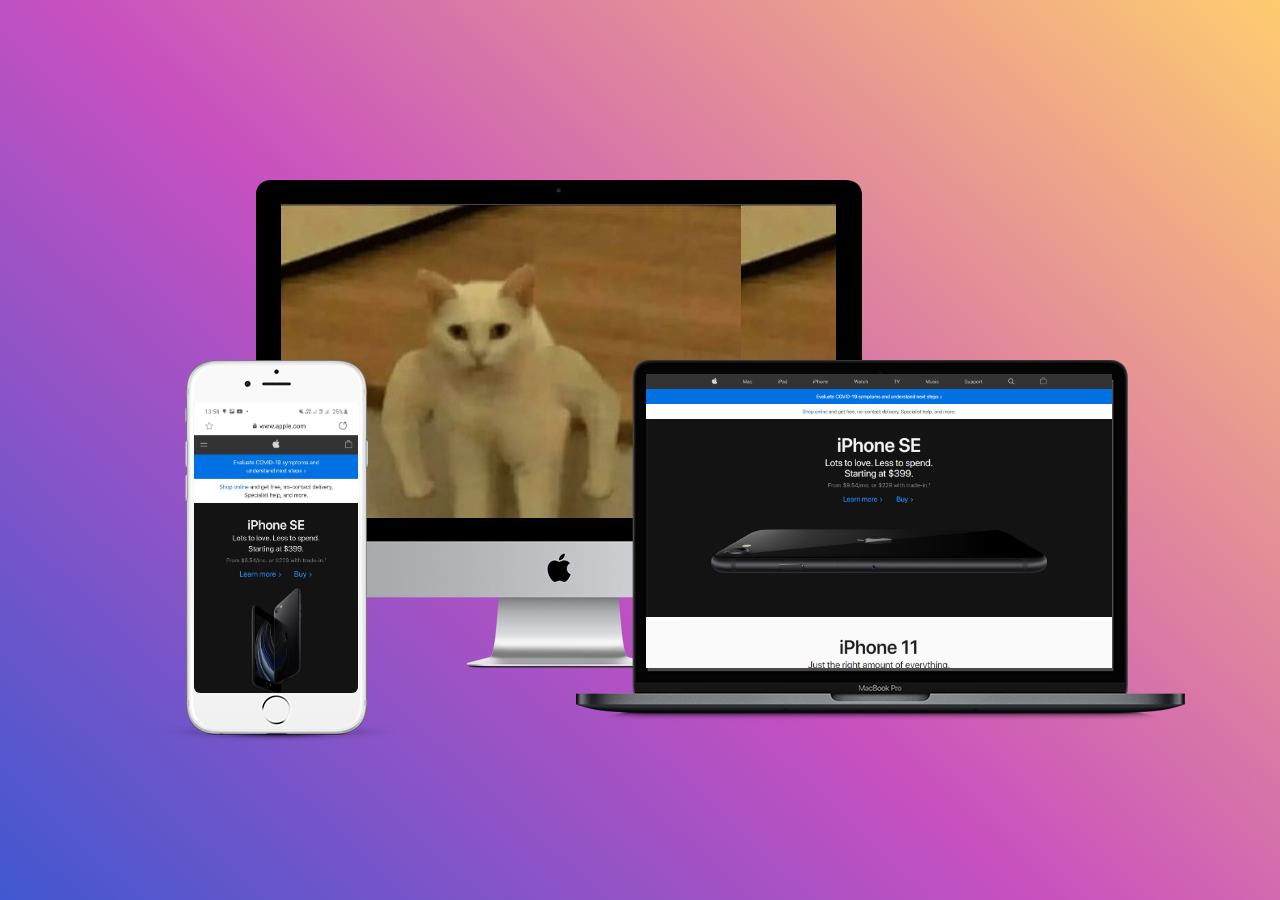
<file: sites/Apple-MockUp/index.html>
<!DOCTYPE html>
<html lang="en">
<head>
    <meta charset="UTF-8">
    <meta http-equiv="X-UA-Compatible" content="IE=edge">
    <meta name="viewport" content="width=device-width, initial-scale=1.0">
    <title>Apple MockUp example</title>
    <link rel="stylesheet" href="style.css">
    <link rel="icon" href="assets/icon.png">
</head>
<body>
    <div class="container">
        <div class="mac">
            <img src="assets/mac.png" alt="mac">
            <div class="imgBx"></div>
        </div>
        <div class="macBookPro">
            <img src="assets/macbook.png" alt="macBookPro">
            <div class="imgBx"></div>
        </div>
        <div class="iphone">
            <img src="assets/iphone.png" alt="iphone">
            <div class="imgBx"></div>
        </div>
    </div>
</body>
</html>
</file>
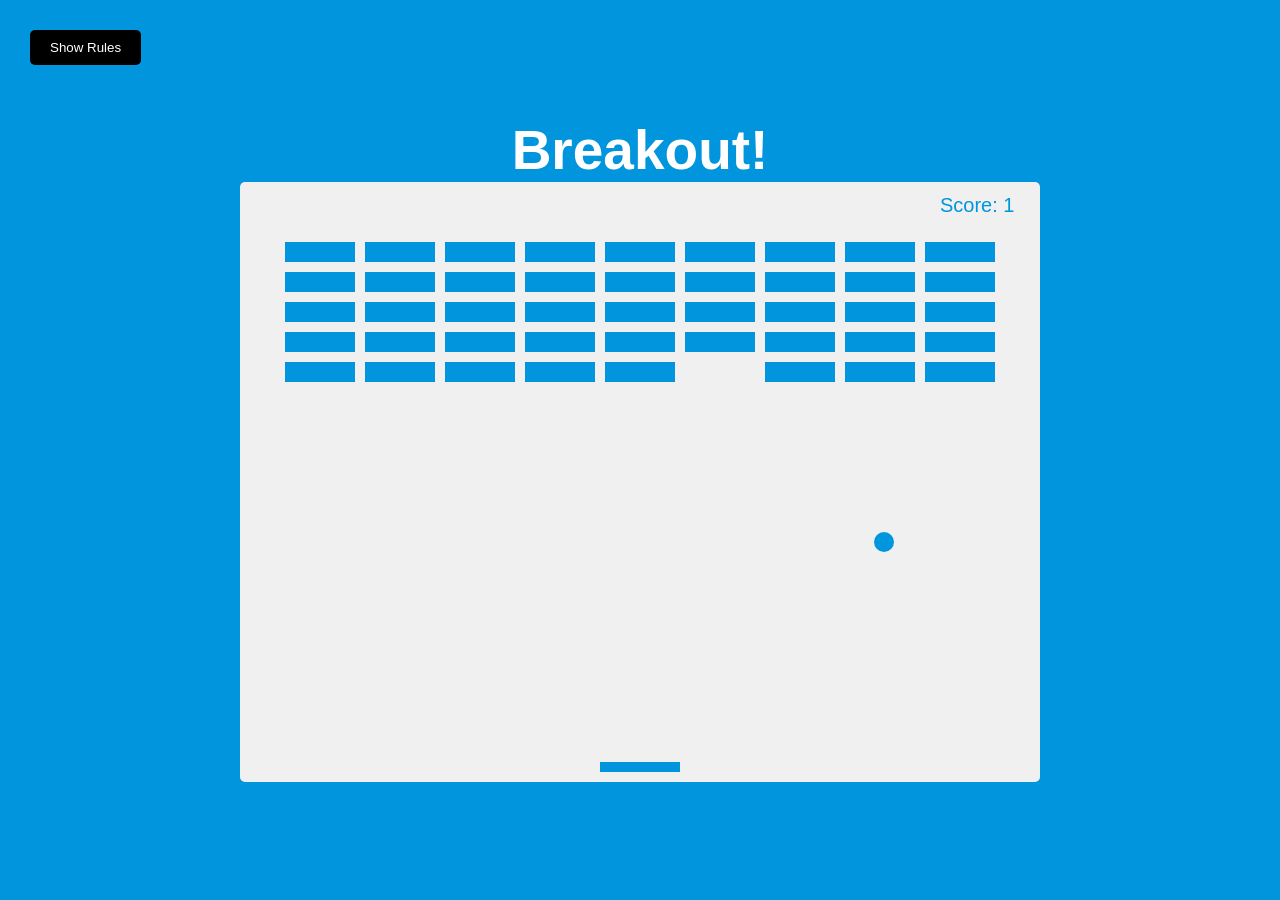
<file: sites/Arkanoid-Breakout-Game-site/index.html>
<!DOCTYPE html>
<html lang="en">
<head>
  <meta charset="UTF-8">
  <meta http-equiv="X-UA-Compatible" content="IE=edge">
  <meta name="viewport" content="width=device-width, initial-scale=1.0">
  <title>Arkanoid Breakout Game </title>
  <link rel="stylesheet" href="style.css">
  <link rel="icon" href="icon.png">
</head>
<body>
  <h1 class="title">Breakout!</h1>
  <button id="rules-btn" class="btn rules-btn">Show Rules</button>
  <div id="rules" class="rules">
    <h2>How To Play:</h2>
    <p>
      Use your right and left keys to move the paddle to bounce the ball up
      and break the blocks.
    </p>
    <p>If you miss the ball, your score and the blocks will reset.</p>
    <button id="close-btn" class="btn">Close</button>
</div>
<canvas id="canvas" width="800" height="600"></canvas>
<script src="scripts/script3.js"></script>
<!-- <script src="scripts/script1.js"></script> -->
<!-- <script src="scripts/script2.js"></script> -->
</body>
</html>
</file>
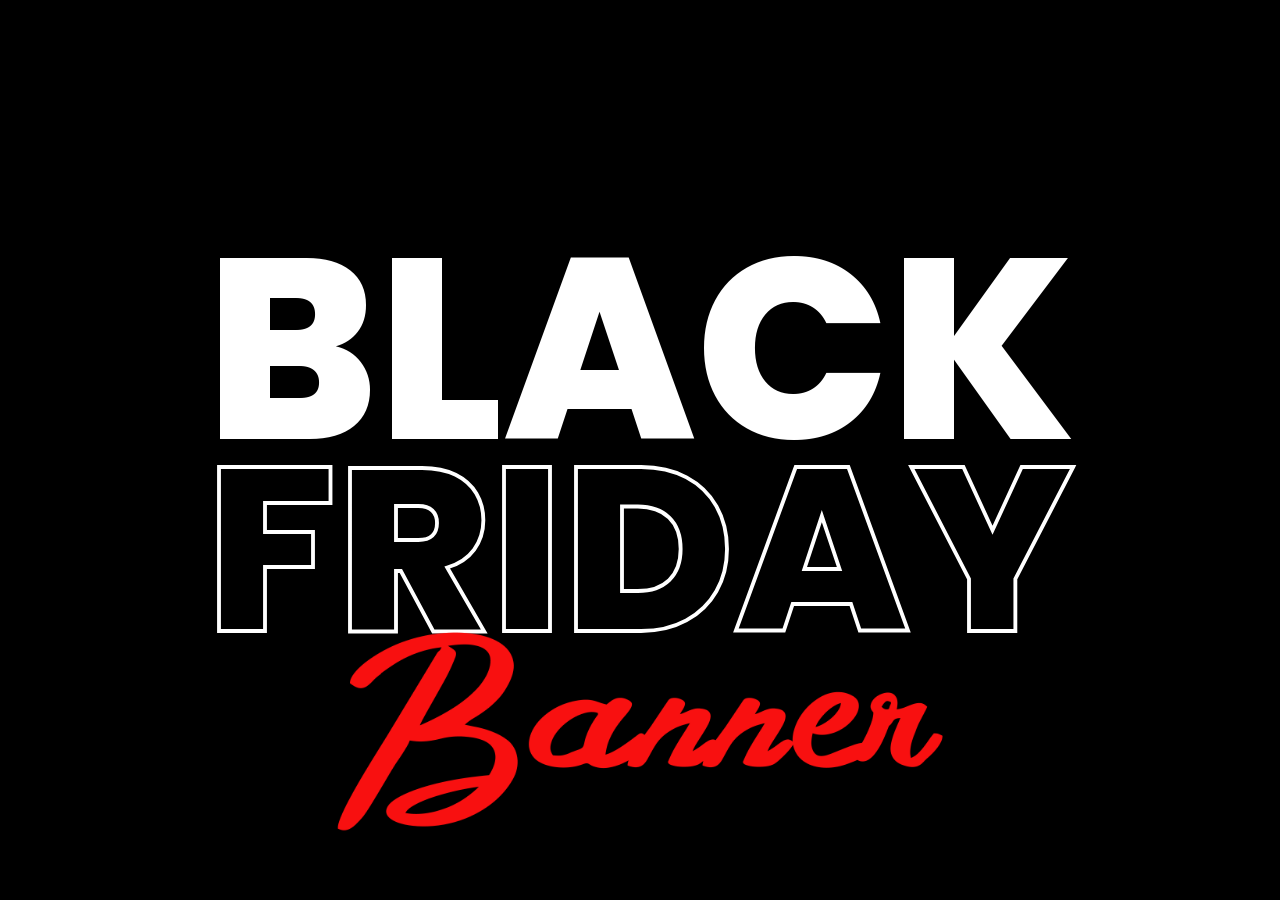
<file: sites/BannerBF/index.html>
<!DOCTYPE html>
<html lang="en">
<head>
    <meta charset="UTF-8">
    <meta name="viewport" content="width=device-width, initial-scale=1.0">
    <title>Black Friday Banner site</title>
    <link rel="stylesheet" href="style.css">
    <link rel="icon" href="icon.png">
</head>
<body>
    <section>
        <h2>Black <br> <span>Friday</span></h2>
        <div class="black"></div>
        <img src="banner-img.png" alt="">
    </section>
    <script src="mouseHover.js"></script>
</body>
</html>
</file>
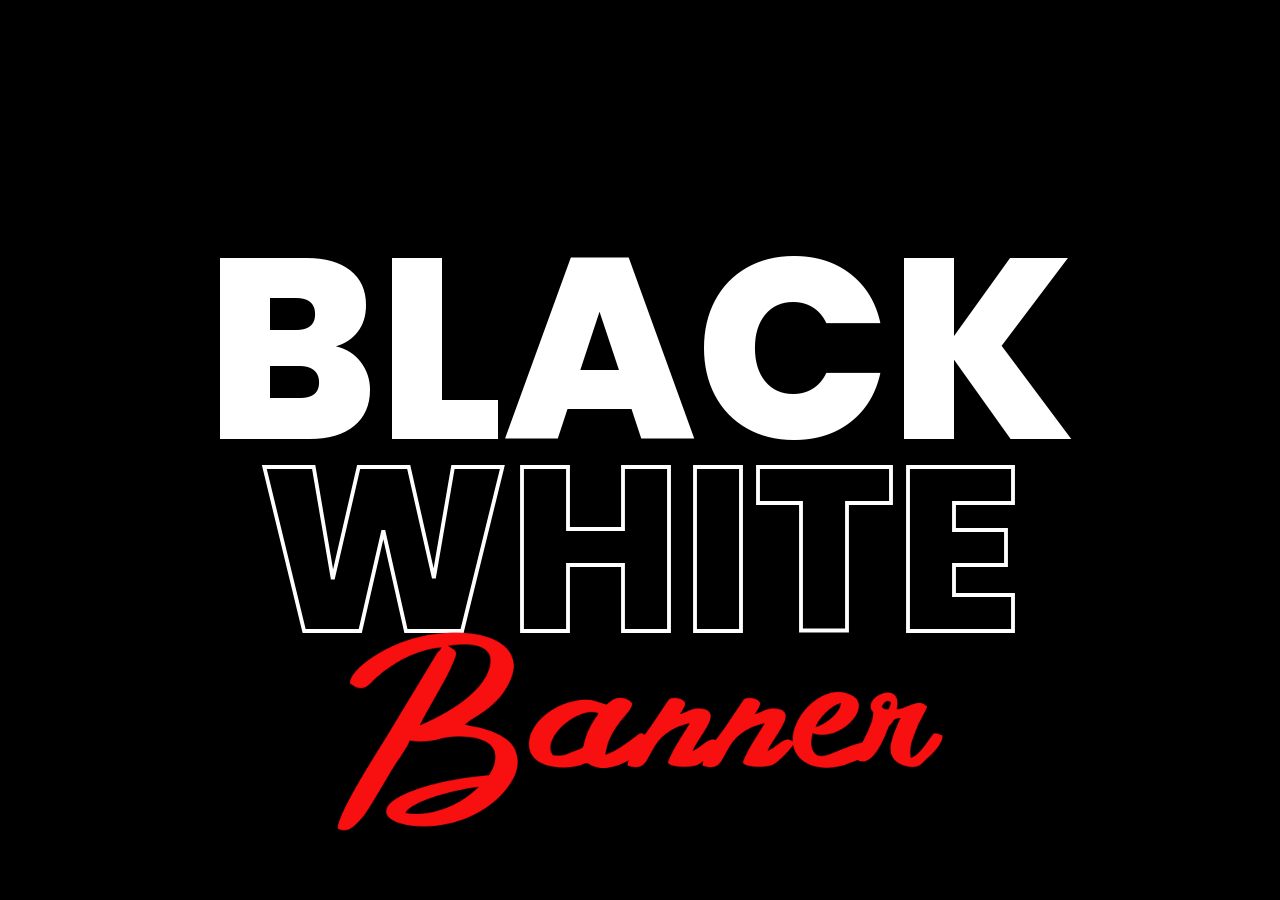
<file: sites/Black-White-Banner-site/index.html>
<!DOCTYPE html>
<html lang="en">
<head>
    <meta charset="UTF-8">
    <meta name="viewport" content="width=device-width, initial-scale=1.0">
    <title>Black White Banner site</title>
    <link rel="stylesheet" href="style.css">
    <link rel="icon" href="icon.png">
</head>
<body>
    <section>
        <h2>Black <br> <span>White</span></h2>
        <div class="black"></div>
        <img src="banner-img.png" alt="banner">
    </section>
    <script src="mouseHover.js"></script>
</body>
</html>
</file>
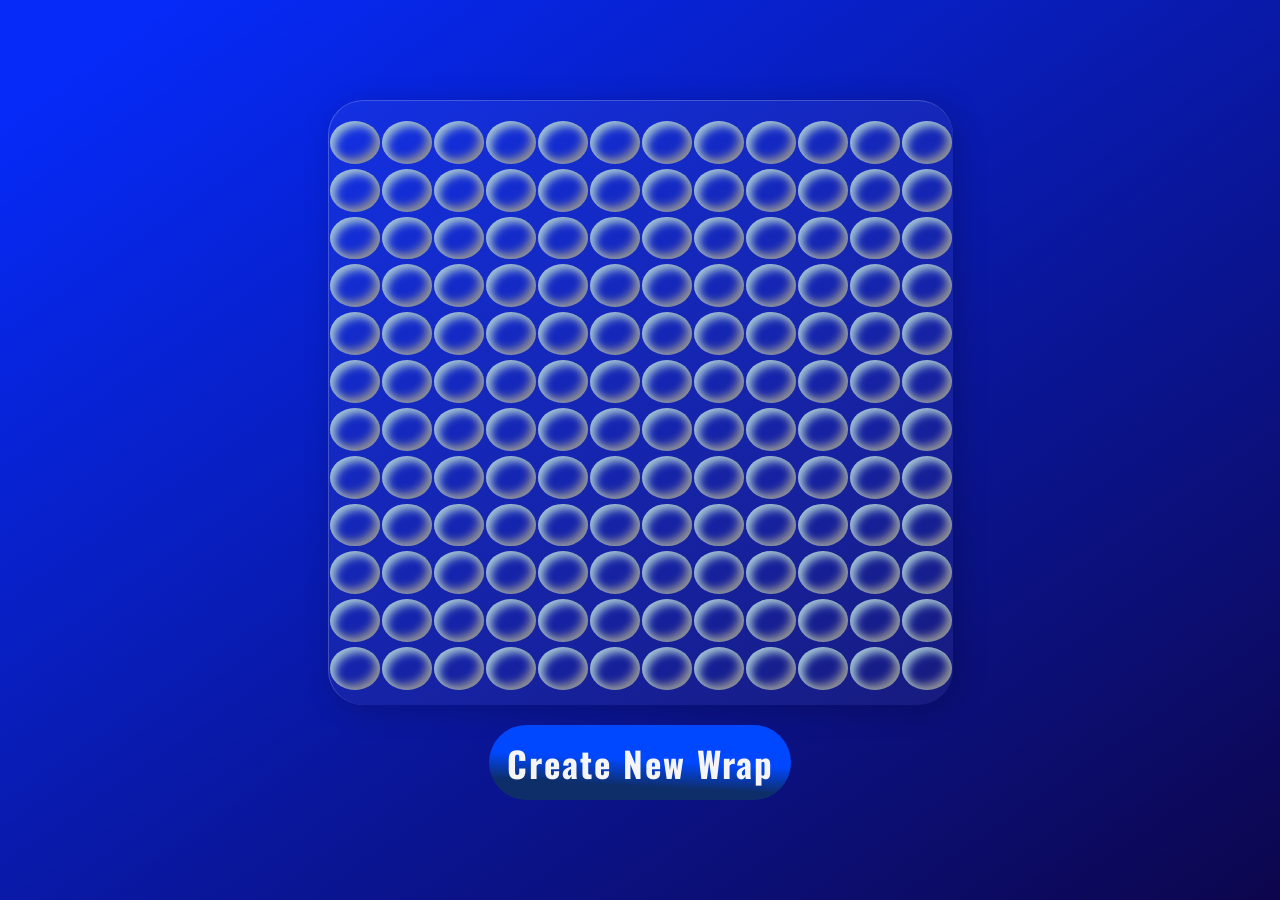
<file: sites/Bubble-Wrap-Pimple-site/index.html>
<!DOCTYPE html>
<html lang="en">
<head>
    <meta charset="UTF-8">
    <meta http-equiv="X-UA-Compatible" content="IE=edge">
    <meta name="viewport" content="width=device-width, initial-scale=1.0">
    <title>Bubble Wrap site</title>
    <!-- <title>Bubble Wrap Pimple site</title> -->
    <link rel="stylesheet" href="style.css">
    <link rel="icon" href="icon.png">
    <link href="https://fonts.googleapis.com/css?family=Oswald:200,300,regular,500,600,700" rel="stylesheet"/>
</head>
<body>
    <div class="box">
        <div class="wrap">
            <div class="line">
                <div class="bubble"></div>
                <div class="bubble"></div>
                <div class="bubble"></div>
                <div class="bubble"></div>
                <div class="bubble"></div>
                <div class="bubble"></div>
                <div class="bubble"></div>
                <div class="bubble"></div>
                <div class="bubble"></div>
                <div class="bubble"></div>
                <div class="bubble"></div>
                <div class="bubble"></div>
            </div>
            <div class="line">
                <div class="bubble"></div>
                <div class="bubble"></div>
                <div class="bubble"></div>
                <div class="bubble"></div>
                <div class="bubble"></div>
                <div class="bubble"></div>
                <div class="bubble"></div>
                <div class="bubble"></div>
                <div class="bubble"></div>
                <div class="bubble"></div>
                <div class="bubble"></div>
                <div class="bubble"></div>
            </div>
            <div class="line">
                <div class="bubble"></div>
                <div class="bubble"></div>
                <div class="bubble"></div>
                <div class="bubble"></div>
                <div class="bubble"></div>
                <div class="bubble"></div>
                <div class="bubble"></div>
                <div class="bubble"></div>
                <div class="bubble"></div>
                <div class="bubble"></div>
                <div class="bubble"></div>
                <div class="bubble"></div>
            </div>
            <div class="line">
                <div class="bubble"></div>
                <div class="bubble"></div>
                <div class="bubble"></div>
                <div class="bubble"></div>
                <div class="bubble"></div>
                <div class="bubble"></div>
                <div class="bubble"></div>
                <div class="bubble"></div>
                <div class="bubble"></div>
                <div class="bubble"></div>
                <div class="bubble"></div>
                <div class="bubble"></div>
            </div>
            <div class="line">
                <div class="bubble"></div>
                <div class="bubble"></div>
                <div class="bubble"></div>
                <div class="bubble"></div>
                <div class="bubble"></div>
                <div class="bubble"></div>
                <div class="bubble"></div>
                <div class="bubble"></div>
                <div class="bubble"></div>
                <div class="bubble"></div>
                <div class="bubble"></div>
                <div class="bubble"></div>
            </div>
            <div class="line">
                <div class="bubble"></div>
                <div class="bubble"></div>
                <div class="bubble"></div>
                <div class="bubble"></div>
                <div class="bubble"></div>
                <div class="bubble"></div>
                <div class="bubble"></div>
                <div class="bubble"></div>
                <div class="bubble"></div>
                <div class="bubble"></div>
                <div class="bubble"></div>
                <div class="bubble"></div>
            </div>
            <div class="line">
                <div class="bubble"></div>
                <div class="bubble"></div>
                <div class="bubble"></div>
                <div class="bubble"></div>
                <div class="bubble"></div>
                <div class="bubble"></div>
                <div class="bubble"></div>
                <div class="bubble"></div>
                <div class="bubble"></div>
                <div class="bubble"></div>
                <div class="bubble"></div>
                <div class="bubble"></div>
            </div>
            <div class="line">
                <div class="bubble"></div>
                <div class="bubble"></div>
                <div class="bubble"></div>
                <div class="bubble"></div>
                <div class="bubble"></div>
                <div class="bubble"></div>
                <div class="bubble"></div>
                <div class="bubble"></div>
                <div class="bubble"></div>
                <div class="bubble"></div>
                <div class="bubble"></div>
                <div class="bubble"></div>
            </div>
            <div class="line">
                <div class="bubble"></div>
                <div class="bubble"></div>
                <div class="bubble"></div>
                <div class="bubble"></div>
                <div class="bubble"></div>
                <div class="bubble"></div>
                <div class="bubble"></div>
                <div class="bubble"></div>
                <div class="bubble"></div>
                <div class="bubble"></div>
                <div class="bubble"></div>
                <div class="bubble"></div>
            </div>
            <div class="line">
                <div class="bubble"></div>
                <div class="bubble"></div>
                <div class="bubble"></div>
                <div class="bubble"></div>
                <div class="bubble"></div>
                <div class="bubble"></div>
                <div class="bubble"></div>
                <div class="bubble"></div>
                <div class="bubble"></div>
                <div class="bubble"></div>
                <div class="bubble"></div>
                <div class="bubble"></div>
            </div>
            <div class="line">
                <div class="bubble"></div>
                <div class="bubble"></div>
                <div class="bubble"></div>
                <div class="bubble"></div>
                <div class="bubble"></div>
                <div class="bubble"></div>
                <div class="bubble"></div>
                <div class="bubble"></div>
                <div class="bubble"></div>
                <div class="bubble"></div>
                <div class="bubble"></div>
                <div class="bubble"></div>
            </div>
            <div class="line">
                <div class="bubble"></div>
                <div class="bubble"></div>
                <div class="bubble"></div>
                <div class="bubble"></div>
                <div class="bubble"></div>
                <div class="bubble"></div>
                <div class="bubble"></div>
                <div class="bubble"></div>
                <div class="bubble"></div>
                <div class="bubble"></div>
                <div class="bubble"></div>
                <div class="bubble"></div>
            </div>
        </div>
        <button onclick="createNewWrap()" class="sheetbutton">Create New Wrap</button>
    </div>
    <script src="https://ajax.googleapis.com/ajax/libs/jquery/3.6.0/jquery.min.js"></script>
    <script src="bubbleScript.js"></script>
</body>
</html>
</file>
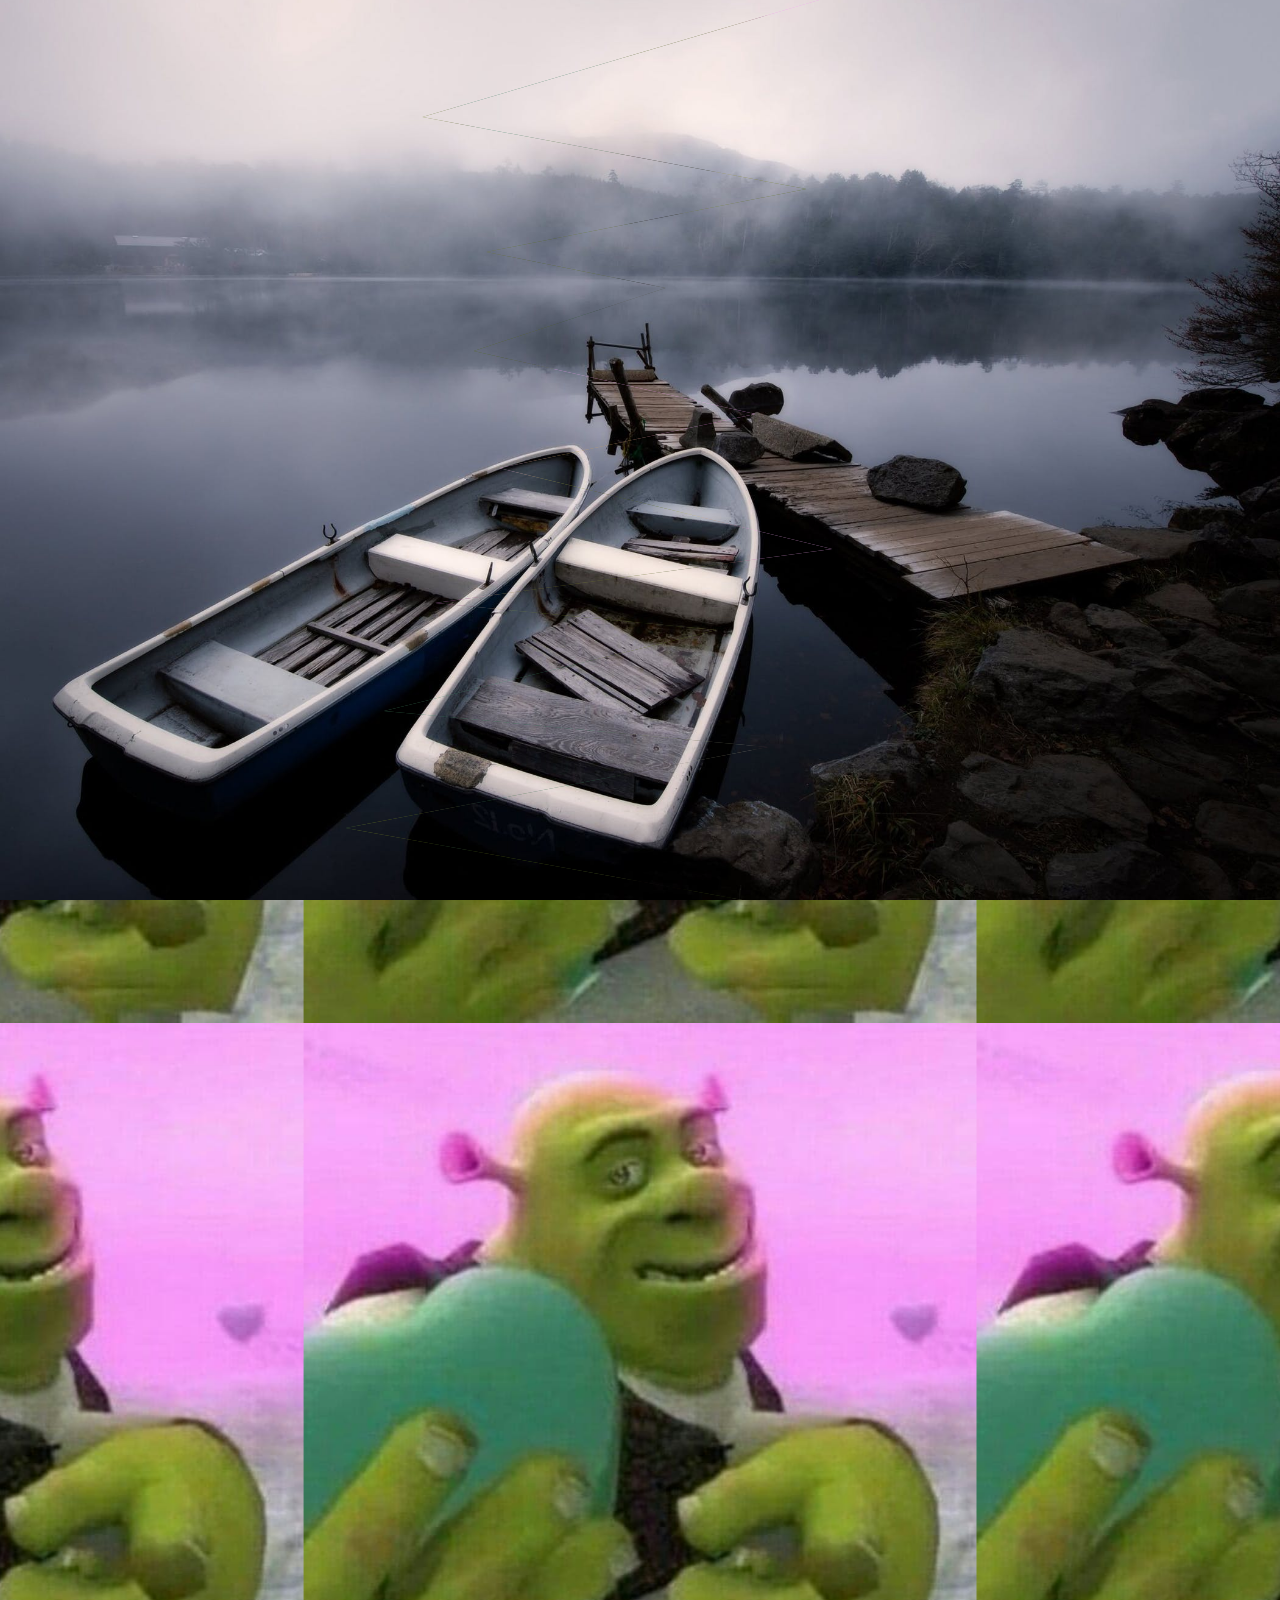
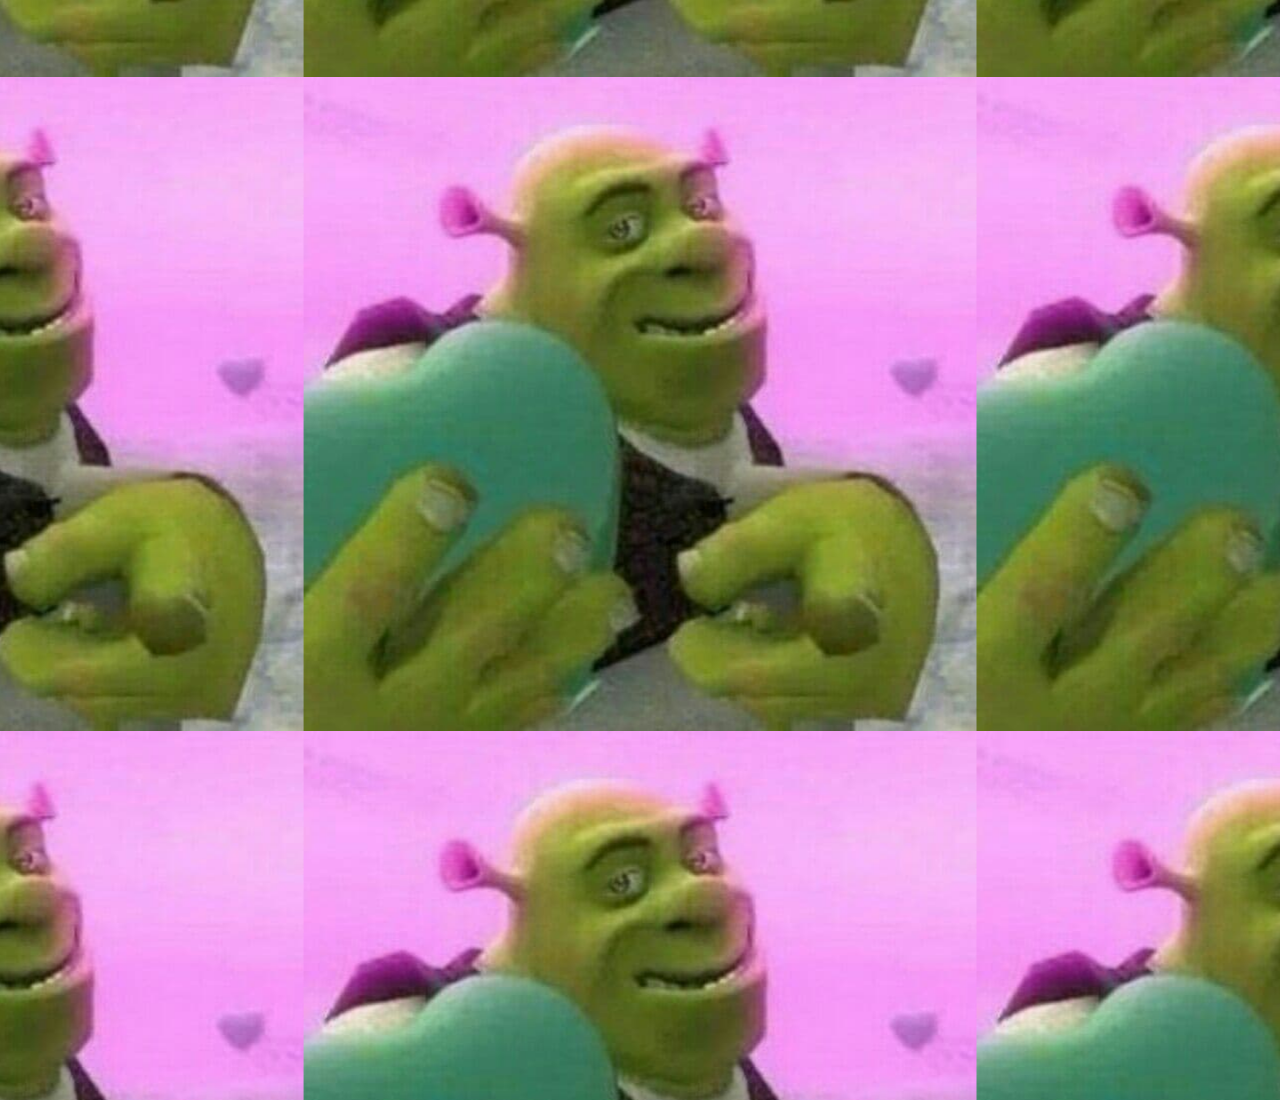
<file: sites/Clip-Path/index.html>
<!DOCTYPE html>
<html lang="en">
<head>
    <meta charset="UTF-8">
    <meta name="viewport" content="width=device-width, initial-scale=1.0">
    <title>Shrek Clip Path site</title>
    <link rel="stylesheet" href="css/style.css">
    <link rel="icon" href="img/icon.png">
</head>
<body>
    <section>
        <div class="side" id="side1"></div>
        <div class="side" id="side2"></div>
    </section>
    <script type="text/javascript">

    let side1 = document.getElementById('side1');
    window.addEventListener('scroll', function() {
        side1.style.left = -window.pageYOffset + 'px';
    })

    let side2 = document.getElementById('side2');
    window.addEventListener('scroll', function() {
        side2.style.left = window.pageYOffset + 'px';
    })

    </script>
</body>
</html>
</file>
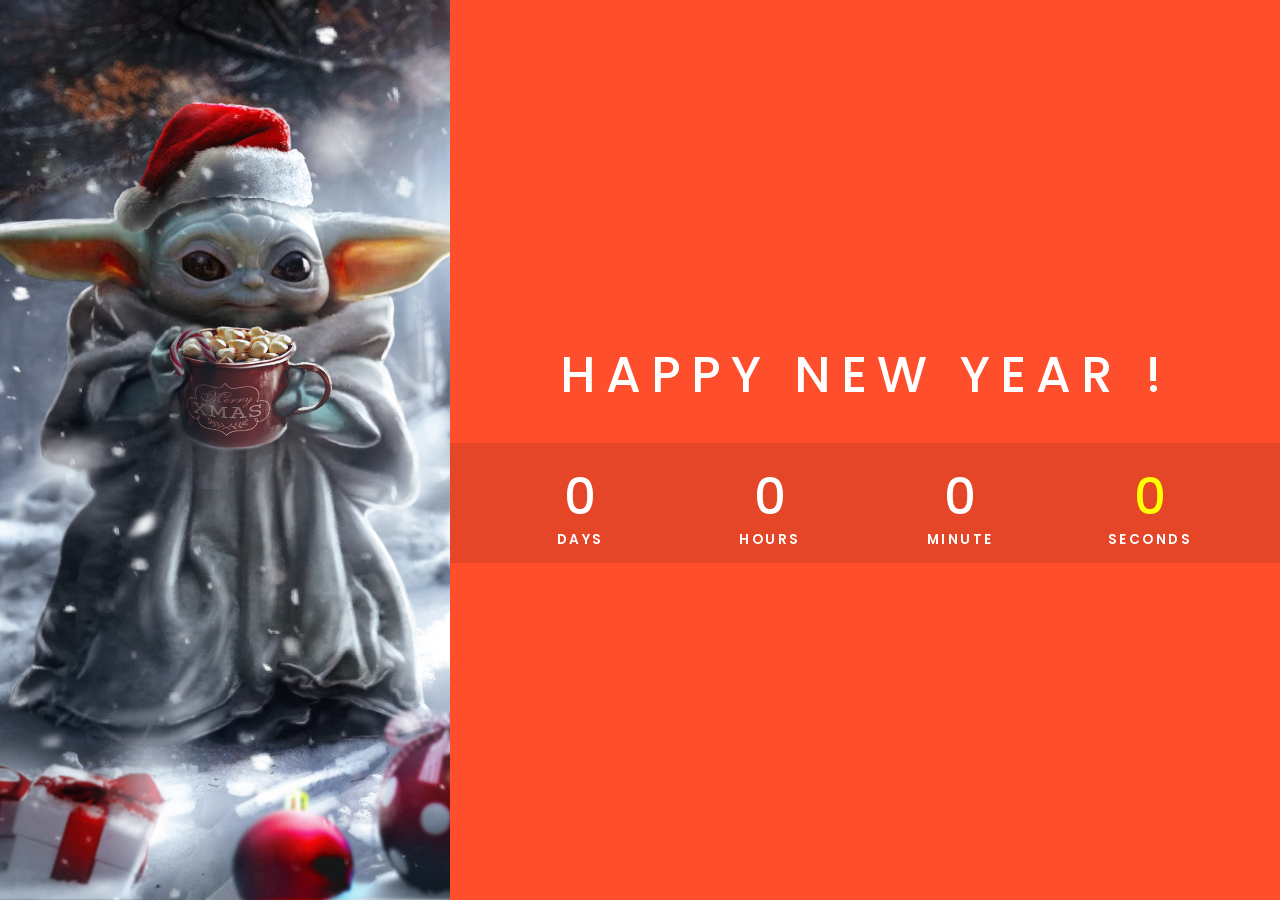
<file: sites/Countdown-NewYear-2021/index.html>
<!DOCTYPE html>
<html lang="en">
<head>
    <meta charset="UTF-8">
    <meta name="viewport" content="width=device-width, initial-scale=1.0">
    <title>Countdown to New Year | 2021</title>
    <link rel="stylesheet" href="style.css">
    <link rel="icon" href="img/icon.png">
    <!-- <link href="https://fonts.googleapis.com/css?family=Poppins:100,100italic,200,200italic,300,300italic,regular,italic,500,500italic,600,600italic,700,700italic,800,800italic,900,900italic" rel="stylesheet" /> -->
</head>
<div class="container">
    <div class="imgBx"></div>
        <div class="countdownBx">
            <h2 id="text">Countdown to New Year <br><span>20<i>21</i></span></h2>
             <div class="countdown">
                <div id="day">NAN</div>
                <div id="hour">NAN</div>
                <div id="minute">NAN</div>
                <div id="second">NAN</div>
            </div>
        </div>
</div>
<script>
    const countDate = new Date('jan 1, 2021 00:00:00').getTime();

    function newYear() {
        const nowDate = new Date().getTime();
        gap = countDate - nowDate;

        if(gap <= 0) {
            let text = document.getElementById('text');
            text.innerText = " Happy new Year !";
            document.getElementById('day').textContent = "0";
            document.getElementById('hour').textContent = "0";
            document.getElementById('minute').textContent = "0";
            document.getElementById('second').textContent = "0";
        }

        else {
            const second = 1000;
            const minute = second * 60;
            const hour = minute * 60;
            const day = hour * 24;
            const d = Math.floor(gap / day);
            const h = Math.floor((gap % day) / hour);
            const m = Math.floor((gap % hour) / minute);
            const s = Math.floor((gap % minute) / second);
            document.getElementById('day').textContent = d;
            document.getElementById('hour').textContent = h;
            document.getElementById('minute').textContent = m;
            document.getElementById('second').textContent = s;
        }
    }

    setInterval(newYear, 1);
</script>
</body>
</html>
</file>
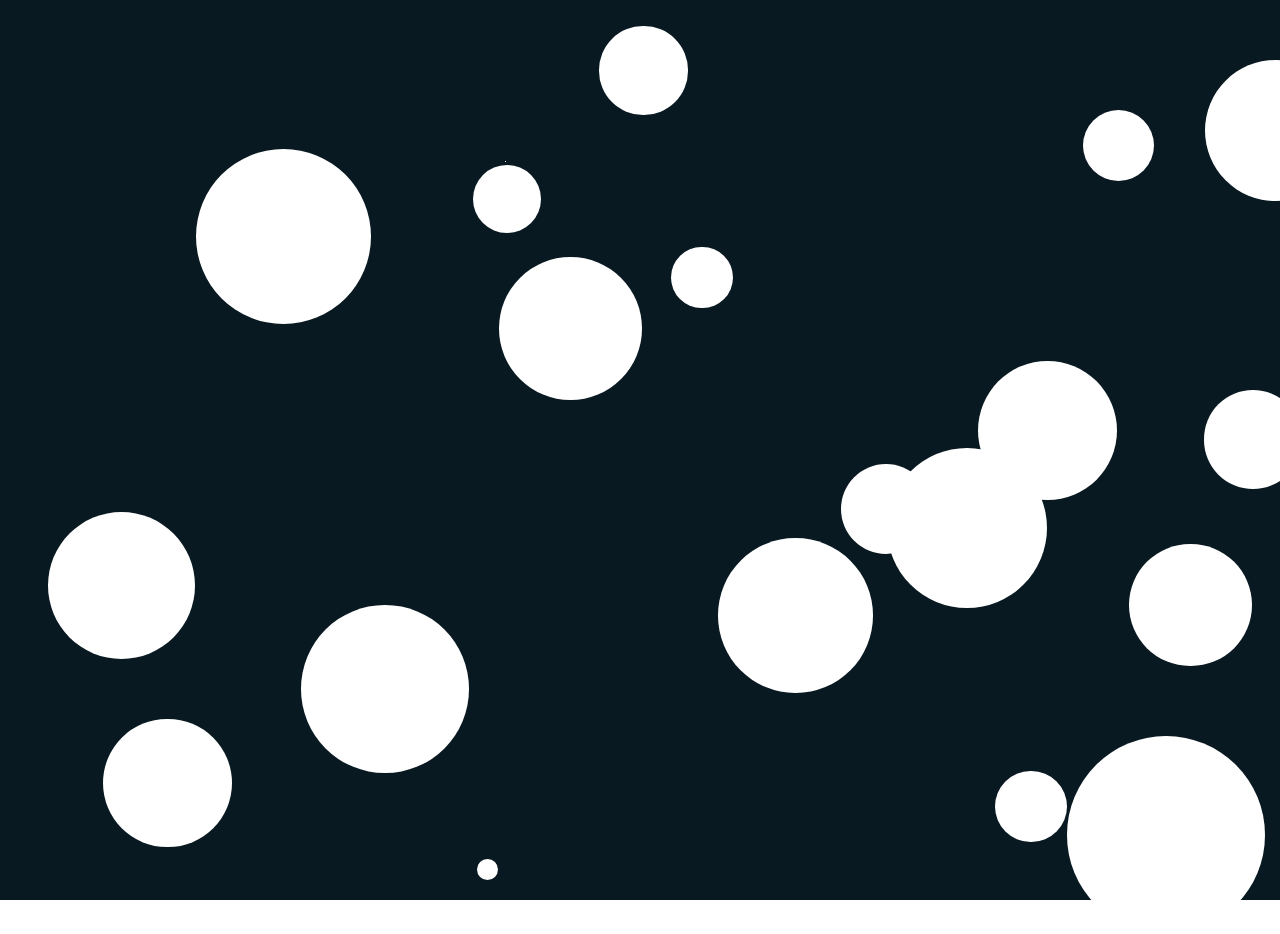
<file: sites/Crazy Balls/index.html>
<!DOCTYPE html>
<html lang="en">
<head>
    <meta charset="UTF-8">
    <meta name="viewport" content="width=device-width, initial-scale=1.0">
    <title>Crazy Balls or Images Drop site</title>
    <link rel="stylesheet" href="css/style.css">
    <link rel="icon" href="favicon.ico">
</head>
<body>
    <section>
        <!-- <span>

        </span> -->
    </section>
        <script>
            let images = [
            'url("https://picsum.photos/600/600?random=1")',
            'url("https://picsum.photos/600/600?random=2")',
            'url("https://picsum.photos/600/600?random=3")',
            'url("https://picsum.photos/600/600?random=4")',
            'url("https://picsum.photos/600/600?random=5")',
            'url("https://picsum.photos/600/600?random=6")',
            'url("https://picsum.photos/600/600?random=7")',
            'url("https://picsum.photos/600/600?random=8")',
            'url("https://picsum.photos/600/600?random=9")',
            'url("https://picsum.photos/600/600?random=10")',
            'url("https://picsum.photos/600/600?random=11")',
            'url("https://picsum.photos/600/600?random=12")',
            'url("https://picsum.photos/600/600?random=13")',
            'url("https://picsum.photos/600/600?random=14")',
            'url("https://picsum.photos/600/600?random=15")',
            'url("https://picsum.photos/600/600?random=16")',
            'url("https://picsum.photos/600/600?random=17")',
            'url("https://picsum.photos/600/600?random=18")',
            'url("https://picsum.photos/600/600?random=19")',
            'url("https://picsum.photos/600/600?random=20")',
            'url("https://picsum.photos/600/600?random=21")',
            'url("https://picsum.photos/600/600?random=22")',
            'url("https://picsum.photos/600/600?random=23")',
            'url("https://picsum.photos/600/600?random=24")',
            'url("https://picsum.photos/600/600?random=25")'
            ];

            function crazyBalls_Images() {
                let section = document.querySelector('section');
                let ball = document.createElement('span');
                ball.style.left = Math.random() * innerWidth + 'px';
                ball.style.top = Math.random() * innerHeight + 'px';
                let bg = images[Math.floor(Math.random() * images.length)];
                let sizeBall = Math.random() * 200;
                ball.style.width = sizeBall + 'px';
                ball.style.height = sizeBall + 'px';
                ball.style.backgroundImage = bg;
                section.appendChild(ball);
                setTimeout( () => {
                    ball.remove();
                }, 6000);
            }

            setInterval(crazyBalls_Images,50);

        </script>
        <!-- <script src="dropeffect.js"></script> -->
</body>
</html>
</file>
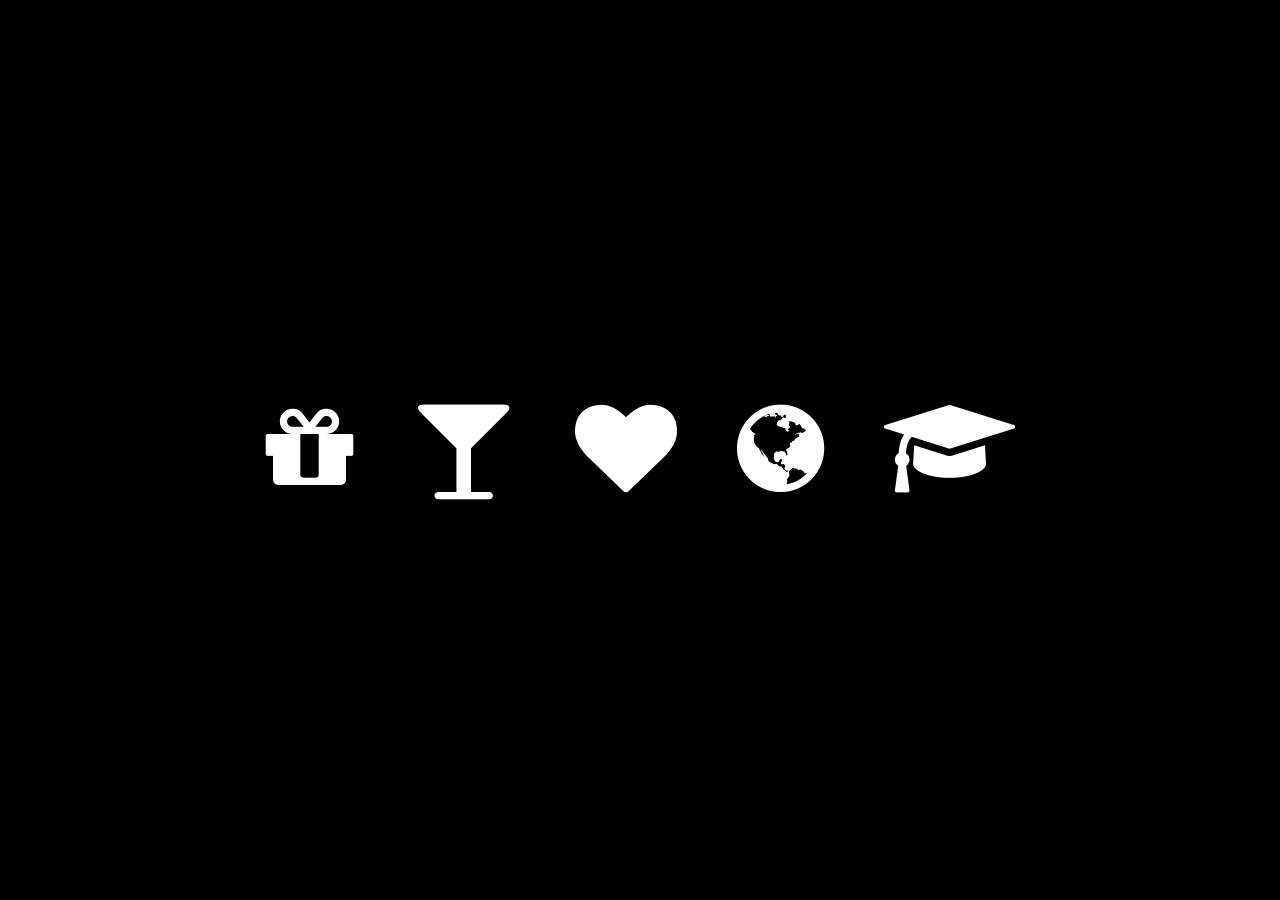
<file: sites/Cursor-Icon/index.html>
<!DOCTYPE html>
<html lang="en">
<head>
    <meta charset="UTF-8">
    <meta http-equiv="X-UA-Compatible" content="IE=edge">
    <meta name="viewport" content="width=device-width, initial-scale=1.0">
    <title>Cursor Icons example</title>
    <link rel="stylesheet" href="style.css">
    <link rel="stylesheet" href="https://stackpath.bootstrapcdn.com/font-awesome/4.7.0/css/font-awesome.min.css">
    <link rel="icon" href="imgs/icon.png">
</head>
<body>
    <!-- <ul>
        <li onmousemove="changeCursor()" onmouseout="defaultCursor()"><a href="#"><i class="fa fa-gift"></i></a></li>
        <li onmousemove="changeCursor()" onmouseout="defaultCursor()"><a href="#"><i class="fa fa-glass"></i></a></li>
        <li onmousemove="changeCursor()" onmouseout="defaultCursor()"><a href="#"><i class="fa fa-heart"></i></a></li>
        <li onmousemove="changeCursor()" onmouseout="defaultCursor()"><a href="#"><i class="fa fa-globe"></i></a></li>
        <li onmousemove="changeCursor()" onmouseout="defaultCursor()"><a href="#"><i class="fa fa-graduation-cap"></i></a></li>
    </ul> -->
    <ul>
        <li class="changeCursor"><a href="#"><i class="fa cursor1 fa-gift"></i></a></li>
        <li class="changeCursor"><a href="#"><i class="fa cursor2 fa-glass"></i></a></li>
        <li class="changeCursor"><a href="#"><i class="fa cursor3 fa-heart"></i></a></li>
        <li class="changeCursor"><a href="#"><i class="fa cursor4 fa-globe"></i></a></li>
        <li class="changeCursor"><a href="#"><i class="fa cursor5 fa-graduation-cap"></i></a></li>
    </ul>
    <div class="cursor"></div>
    <script src="script.js"></script>
</body>
</html>
</file>
<file: styles/style.css>
* {
    user-select: none;
    box-sizing: border-box;
    margin: 0;
    padding: 0;
}

html {
    font-size: 14px;
    font-family: -apple-system, BlinkMacSystemFont, 'Segoe UI', Roboto, Oxygen, Ubuntu, Cantarell, 'Open Sans', 'Helvetica Neue', sans-serif;
    color: white;
}

body {
    /* background: linear-gradient(110deg,#f93d66,); */
    /* background: rgb(203,38,38); */
    background: linear-gradient(80deg, rgb(33, 197, 0) 50%, rgba(33,0,255,1));
    margin: 50px;
    min-height: 100vh;
}

a {
    text-decoration: none;
    color: white;
}

.album {
    overflow: hidden;
}

.album_desc, .album_artist {
    cursor: default;
}

.album_artist {
    color: white;
    font-weight: normal;
    font-size: 20px;
    letter-spacing: 1px;
}

.album_desc {
    cursor: default;
    font-weight: 650;
    font-size: 17px;
}

.album_details h2 {
    cursor: default;
}

.album_details p {
    margin: 10px 0px;
    font-size: 20px;
}

.album_details h2:hover {
    cursor: pointer;
    color: red;
}

.album_artwork {
    width: 100%;
}

@media screen and (min-width: 300px) and (max-width: 800px) {
    .album_artwork {
        width: 100%;
        height: 100%;
    }

    .album_artist {
        color: white;
    }
}
</file>
<file: styles/style2.css>
html {
    font-size: 14px;
    font-weight: 300;
    font-family: -apple-system, BlinkMacSystemFont, 'Segoe UI', Roboto, Oxygen, Ubuntu, Cantarell, 'Open Sans', 'Helvetica Neue', sans-serif;
    color: white;
}

body {
    background: rgb(63, 94, 251);
    background: linear-gradient(43deg, rgba(63, 94, 251, 1) 29%, rgba(252, 70, 107, 1) 100%);
    margin: 50px;
    min-height: 100vh;
}
</file>
<file: styles/grid.css>
.albums {
    display: grid;
    /* grid-template-columns: 400px 400px 400px; */
    /* grid-template-columns: 3fr 300px 400px 300px; */
    /* grid-template-columns: repeat(3,400px); */
    /* grid-template-columns: repeat(auto-fit,400px); */
    grid-template-columns: repeat(auto-fit, minmax(400px, 1fr));
    /* grid-template-columns: repeat(auto-fit,minmax(300px,2fr)); */
    /* grid-template-columns: repeat(auto-fit,minmax(800px,1fr)); */
    grid-gap: 20px;
}

.album {
    display: grid;
    grid-template-columns: 150px 1fr;
    grid-gap: 20px;
    background: rgb(25, 224, 75);
    box-shadow: 0px 0px 15px rgb(16, 234, 49);
    font-size: 15px;
    padding: 20px;
    align-items: center;
}

@media all and (max-width: 640px) {
    .albums {
        grid-template-columns: 1fr;
        grid-gap: 10px;
    }

    .album {
        grid-template-columns: 2fr 1fr;
        grid-gap: 10px;
        padding: 10px;
        box-shadow: none;
    }

    .hidden {
        display: none;
    }
}

@media all and(max-width: 380px) {
    .album {
        grid-template-columns: 1fr;
        grid-template-rows: 1fr 1fr;
        grid-gap: 5px;
        padding: 5px;
        box-shadow: none;
    }
}
</file>
<file: styles/grid2.css>
.albums {
    display: grid;
    grid-template-columns: repeat(auto-fit, minmax(400px, 1fr));
    grid-gap: 20px;
}

.album {
    display: grid;
    grid-template-columns: 150px 1fr;
    grid-gap: 20px;
    background-color: rgba(255, 255, 255, 0.2);
    box-shadow: 0px 0px 5px rgba(0, 0, 0, 0.2);
    padding: 20px;
    align-items: center;
}

.album img {
    width: 100%;
}

.album a {
    text-decoration: none;
    color: white;
}
 
@media (max-width: 640px) {
    .albums {
        grid-template-columns: 1fr;
        grid-gap: 10px;
    }

    body {
        background: linear-gradient(0deg, rgba(33, 197, 0, 1) 50%, rgba(33, 0, 255, 1) 75%);
    }

    .hidd_album {
        display: none;
    }

    .album {
        grid-template-columns: 2fr 1fr;
        grid-gap: 10px;
        padding: 10px;
    }

    .album_artist {
        color: white;
        font-weight: bolder;
    }
}

@media (max-width: 380px){
    .albums {
        grid-gap: 5px;
    }

    .album {
        grid-template-columns: 1fr;
        grid-template-rows: 1.5fr 1fr;
        grid-gap: 5px;
        padding: 10px;
        text-align: center !important;
    }

    .album_details p {
        margin: 20px 0px;
    }

    .album_details a h2{
        font-size: 25px;
    }

    body {
        margin: 20px !important;
        background: linear-gradient(0deg, rgba(33, 197, 0, 1) 50%, rgba(33, 0, 255, 1) 75%);
    }

    .hidd_album {
        display: none;
    }
}
</file>
<file: sites/All Seasons Year site/css/defaultStyle.css>
/* * {
  box-sizing: border-box;
  user-select: none;
  margin: 0;
  padding: 0;
  outline: none;
} */

/* * {
  box-sizing: border-box;
  margin: 0;
  padding: 0; 
} */

body {
  margin: 0;
  font-family: 'Bad Script', sans-serif;
}

@media (max-width: 640px) {
  .slider {
    height: 100vh;
    flex-direction: column;
  }

  .item {
    width: 100%;
    user-select: none;
    cursor: none;
  }

  .item:hover {
    flex-grow: 30%;
  }
}
</file>
<file: sites/All Seasons Year site/css/style.css>
* {
    user-select: none;
    outline: none;
    box-sizing: border-box;
    margin: 0;
    padding: 0;
}

.slider {
    display: flex;
    justify-content: center;
}

.item {
    border: 1px solid black;
    cursor: default;
    height: 100vh;
    display: flex;
    flex-basis: 25%;
    justify-content: center;
    align-items: center;
    background-color: #aeaeae;
    transition: all 2s;
}

.item:hover {
    flex-basis: 70%;
}

span {
    color: white;
    font-size: 70px;
    text-shadow: 5.5px 10px 1px black;
}

p {
    text-decoration: none;
    color: inherit;
    font-family: inherit;
}

.item:hover span {
    font-size: 100px;
    transition: 0.5s;
}

.item-1 {
    background: url(../img/Summer.jpg) center;
    background-size: cover;
}

.item-2 {
    background: url(../img/Winter.jpg) center;
    background-size: cover;
}

.item-3 {
    background: url(../img/Autumn.jpg) center;
    background-size: cover;
}

.item-4 {
    background: url(../img/Spring.jpg) center;
    background-size: cover;
}

.summer {
    transition: 0.5s;
    color: inherit;
}

.summer:hover {
    transition: 0.5s;
    color: greenyellow;
}

.winter {
    transition: 0.5s;
    color: inherit;
}

.winter:hover {
    color: rgb(22, 22, 235);
    transition: 0.5s;
}

.autumn {
    transition: 0.5s;
    color: inherit;
}

.autumn:hover {
    color: orange;
    transition: 0.5s;
}

.spring {
    transition: 0.5s;
    color: inherit;
}

.spring:hover {
    color: pink;
    transition: 0.5s;
}
</file>
<file: sites/Apple-MockUp/style.css>
* {
    margin: 0;
    padding: 0;
    user-select: none;
    box-sizing: border-box;
}

body {
    display: flex;
    justify-content: center;
    align-items: center;
}

.container {
    position: relative;
    display: flex;
    justify-content: center;
    align-items: center;
    width: 100%;
    min-height: 100vh;
    overflow: hidden;
    background-image: linear-gradient(43deg, #4158D0 0%, #C850C0 46%, #FFCC70 100%);
    /* background: #2196f3; */
}

.container .mac {
    position: absolute;
    top: 20%;
    left: 20%;
}

.container .mac .imgBx {
    position: absolute;
    transition: background-position 0.5s linear;
    top: 25px;
    left: 25px;
    width: 555px;
    height: 313px;
    background-size: 100%;
    background-position: top;
    background:  red url(assets/macBg.jpg);
}

.container .mac:hover .imgBx {
    background-position: bottom;
}

.container .macBookPro {
    position: absolute;
    top: 40%;
    left: 45%;
    z-index: 1;
}

.container .macBookPro .imgBx {
    background: blue url(assets/desktopWebsite.jpg);
    background-size: 100%;
    background-position: top;
    position: absolute;
    top: 14px;
    left: 70px;
    width: 466px;
    height: 294px;
    transition: background-position 5s linear;
}

.container .macBookPro:hover .imgBx {
    background-position: bottom;
}

.container .iphone {
    position: absolute;
    top: 40%;
    left: 12%;
    z-index: 2;
    width: 245px;
}

.container .iphone .imgBx {
    background: green url(assets/mobileWebsite.jpg);
    position: absolute;
    top: 42px;
    left: 40px;
    height: 291px;
    width: 164px;
    border-radius: 6px;
    background-size: 100%;
    background-position: top;
    transition: background-position 7s linear;
}

.container .iphone:hover .imgBx {
    background-position: bottom;
}

@media(max-width:1110px) {
    .container {
        flex-direction: column;
    }

    .container .mac {
        position: relative;
        left: auto;
        margin-top: 45px;
    }

    .container .macBookPro {
        position: relative;
        margin-top: 45px;
        left: auto;
    }

    .container .iphone {
        position: relative;
        left: auto;
        margin-top: 45px;
    }
}

@media(max-width: 600px) {
    .container .mac {
        /* width: 350px; */
        width: 90%;
    }

    .container .mac img {
        /* width: 350px; */
        width: 100%;
    }

    .container .mac .imgBx {
        /* width: 323px; */
        width: calc(100% * 555/606);
        /* height: 181px; */
        height: calc(100% * 313/489);
        /* top: 12px; */
        top: calc(100% * 25/606);
        /* left: 14px; */
        left: calc(100% * 25/606);
        background: url(assets/macBg.jpg);
    }

    .container .macBookPro {
        width: 90%;
    }
    .container .macBookPro img {
        width: 100%;
    }
    .container .macBookPro .imgBx {
        width: calc(100% * 465 / 609);
        height: calc(100% * 291 / 362);
        top: calc(100% * 20 / 609);
        left: calc(100% * 72 / 609);
    }

    .container .iphone img {
        width: 100%;
    }

    .container .iphone {
        width: 90%;
        max-width: 157px;
    }

    .container .iphone .imgBx {
        width: calc(100% * 158/245);
        height: calc(100% * 280/383);
        top: calc(100% * 44/383);
        left: calc(100% * 44/245);
    }
}
</file>
<file: sites/Arkanoid-Breakout-Game-site/style.css>
* {
  box-sizing: border-box;
  user-select: none;
  margin: 0;
  padding: 0;
}

:root {
	--main-color: #0095dd;
	--canvas-bg-color: #f0f0f0;
	--btn-color: #000;
	--text-color: #fff;
	--btn-hover-color: #222;
	--rules-bg-color: #333;
}

body {
  background-color: var(--main-color);
  display: flex;
  flex-direction: column;
  align-items: center;
  justify-content: center;
  font-family: Arial, Helvetica, sans-serif;
  min-height: 100vh;
  margin: 0;
}

.title {
  font-size: 55px;
  color: var(--text-color);
}

canvas {
  background: var(--canvas-bg-color);
  display: block;
  border-radius: 5px;
}

.btn {
  cursor: pointer;
  border: 0;
  padding: 10px 20px;
  background: var(--btn-color);
  color: var(--text-color);
  border-radius: 5px;
}

.btn:focus {
  outline: 0;
}

.btn:hover {
  background: var(--btn-hover-color);
}

.btn:active {
  transform: scale(0.98);
}

.rules-btn {
  position: absolute;
  top: 30px;
  left: 30px;
}

.rules {
  position: absolute;
  top: 0;
  left: 0;
  background: var(--rules-bg-color);
  color: var(--text-color);
  min-height: 100vh;
  width: 400px;
  padding: 20px;
  line-height: 1.5;
  transform: translateX(-400px);
  transition: transform 1s ease-in-out;
}

.rules.show {
  transform: translateX(0);
  user-select: none;
}

.rules h2 {
  font-size: 47px;
  user-select: text;
}

.rules p {
  margin: 25px 0px;
  user-select: text;
}
</file>
<file: sites/BannerBF/style.css>
@import url('https://fonts.googleapis.com/css?family=Poppins:200,300,400,500,600,700,800,900&display=swap');

* {
    margin: 0;
    padding: 0;
    font-family: 'Poppins', sans-serif;
    user-select: none;
}

section {
    position: relative;
    width: 100%;
    height: 100vh;
    background: white;
    display: flex;
    justify-content: center;
    align-items: center;
    overflow: hidden;
}

section h2 {
    position: relative;
    font-size: 20vw;
    text-align: center;
    line-height: 0.75em;
    text-transform: uppercase;
    font-weight: 800;
}

section h2 span {
    font-size: 18.2vw;
    color: transparent;
    -webkit-text-stroke: 0.3vw #000;
}

section .black {
    position: absolute;
    top: 0;
    left: 0;
    width: 100%;
    height: 100%;
    background: white;
    mix-blend-mode: difference;
}

section img {
    position: absolute;
    top: 0;
    left: 0;
    width: 100%;
    height: 100%;
    object-fit: cover;
}
</file>
<file: sites/Black-White-Banner-site/style.css>
@import url('https://fonts.googleapis.com/css?family=Poppins:200,300,400,500,600,700,800,900&display=swap');

* {
    margin: 0;
    padding: 0;
    font-family: 'Poppins', sans-serif;
    user-select: none;
    box-sizing: border-box;
}

section {
    position: relative;
    width: 100%;
    height: 100vh;
    background: white;
    display: flex;
    justify-content: center;
    align-items: center;
    overflow: hidden;
}

section h2 {
    position: relative;
    font-size: 20vw;
    text-align: center;
    line-height: 0.75em;
    text-transform: uppercase;
    font-weight: 800;
}

section h2 span {
    font-size: 18.2vw;
    color: transparent;
    -webkit-text-stroke: 0.3vw #000;
}

section .black {
    position: absolute;
    top: 0;
    left: 0;
    width: 100%;
    height: 100%;
    background: white;
    mix-blend-mode: difference;
}

section img {
    position: absolute;
    top: 0;
    left: 0;
    width: 100%;
    height: 100%;
    object-fit: cover;
}
</file>
<file: sites/Bubble-Wrap-Pimple-site/style.css>
* {
    margin: 0;
    padding: 0;
    user-select: none;
    box-sizing: border-box;
    font-family: 'Oswald', sans-serif;
}

.box {
    display: flex;
    justify-content: center;
    align-items: center;
    flex-direction: column;
    width: 100%;
    height: 100vh;
    background: linear-gradient(145deg, rgb(6, 42, 247) 7%, rgb(13, 6, 77) 100%);
    overflow: hidden;
}

.wrap {
    display: flex;
    flex-direction: row;
    width: 625px;
    height: 605px;
    box-shadow: 5px 5px 30px rgb(0 0 0 / 20%);
    background: rgba(255,255,255,0.05);
    border-top: 1px solid rgba(255,255,255,0.2);
    border-left: 1px solid rgba(255,255,255,0.2);
    border-radius: 35px;
}

.sheetbutton {
    cursor: pointer;
    outline: none;
    font-weight: bolder;
    border: none;
    border-radius: 50px;
    text-align: center;
    letter-spacing: 2px;
    font-size: 35px;
    margin-top: 20px;
    width: 302px;
    height: 75px;
    background: linear-gradient(3deg, rgb(14, 46, 106) 24%, rgb(0, 72, 255) 53%);
    color: whitesmoke;
    transition: 0.5s;
}

.sheetbutton:hover {
    background: rgb(0, 0, 255);
}

.sheetbutton:active {
    background: rgb(33, 33, 105);
}

.bubble {
    cursor: pointer;
    visibility: visible;   
    box-shadow: inset 5px 5px 10px #a4c5d4, inset -5px -5px 10px #8e8f96;
    width: 50px;
    height: 50px;
    margin-top: 5px;
    border-radius: 100%;
}

.bubble.active {
    visibility: hidden;
    cursor: none;
}

.line {
    margin: 15px 1px;
    display: flex;
    flex-direction: column;
}

@media screen and (min-width: 300px) and (max-width: 800px) {
    .box {
        height: 100vh;
        overflow: hidden;
    }

    .wrap {
        width: 335px;
        overflow: hidden;
    }

    .bubble {
        width: 46px;
        height: 46px;
    }
}
</file>
<file: sites/Clip-Path/css/style.css>
* {
    margin: 0;
    padding: 0;
    user-select: none;
    box-sizing: border-box;
}

body {
    height: 300vh;
    background: url(../img/shrek.jpg);
    background-position: center;
    background-size: auto;
}

section {
    position: fixed;
    top: 0;
    left: 0;
    width: 100%;
    height: 100vh;
}

section .side {
    position: absolute;
    top: 0;
    left: 0;
    width: 100%;
    height: 100%;
    background: url(../img/bg.jpeg);
    background-size: cover;
    background-position: center;
}

section .side#side1{
    clip-path: polygon(0 0, 64% 0%, 33% 13%, 63% 21%, 38% 28%, 52% 32%, 37% 39%, 59% 46%, 39% 52%, 65% 61%, 34% 67%, 56% 70%, 30% 79%, 60% 83%, 27% 92%, 58% 100%, 0 100%);
}

section .side#side2{
    clip-path: polygon(100% 0, 64% 0%, 33% 13%, 63% 21%, 38% 28%, 52% 32%, 37% 39%, 59% 46%, 39% 52%, 65% 61%, 34% 67%, 56% 70%, 30% 79%, 60% 83%, 27% 92%, 58% 100%, 100% 100%);
}
</file>
<file: sites/Countdown-NewYear-2021/style.css>
@import url('https://fonts.googleapis.com/css2?family=Poppins:ital,wght@0,100;0,200;0,300;0,400;0,500;0,600;0,700;0,800;0,900;1,100;1,200;1,300;1,400;1,500;1,600;1,700;1,800;1,900&display=swap');

* {
    margin: 0;
    padding: 0;
    box-sizing: border-box;
    user-select: none;
    font-family: 'Poppins', sans-serif;
}

.container {
    position: relative;
    display: flex;
    width: 100%;
    height: 100vh;
    /* height: 100%; */
    background: #ff4e2b;
}

.container .imgBx {
    position: relative;
    height: 100%;
    /* height: 100vh; */
    width: 450px;
    background: url(img/bg2.jpg);
    /* background: url(img/bg.jpg); */
    background-size: cover;
    background-position: center;
}

.container .countdownBx {
    display: flex;
    justify-content: center;
    align-items: center;
    flex-direction: column;
    width: calc(100% - 450px);
    /* width: calc(550px - 450px); */
}

.container .countdownBx h2 {
    text-align: center;
    color: white;
    font-size: 50px;
    text-transform: uppercase;
    letter-spacing: 10px;
    font-weight: 500;
}

.container .countdownBx h2 span {
    font-size: 96px;
    font-weight: 700;
}

.container .countdownBx h2 span i {
    font-style: initial;
    font-weight: 700;
    color: yellow;
    /* color: #ff0; */
}

.container .countdownBx .countdown {
    display: flex;
    justify-content: center;
    align-items: center;
    margin-top: 30px;
    background: rgba(0,0,0,0.1);
    width: 100%;
    height: 120px;
}

.container .countdownBx .countdown div {
    position: relative;
    width: 100px;
    text-align: center;
    color: white;
    font-size: 50px;
    font-weight: 500;
    margin: 0 45px 10px;
}

.container .countdownBx .countdown div::before {
    content: 'text';
    /* position: relative; */
    position: absolute;
    bottom: -35px;
    left: 0;
    width: 100%;
    height: 35px;
    color: white;
    font-size: 13.5px;
    font-weight: 600;
    line-height: 10px;
    letter-spacing: 2.5px;
    text-transform: uppercase;
}

.container .countdownBx .countdown div#day::before {
    content: 'days';
}

.container .countdownBx .countdown div#hour::before {
    content: 'hours';
}

.container .countdownBx .countdown div#minute::before {
    content: 'minute';
}

.container .countdownBx .countdown div#second::before {
    content: 'seconds';
}

.container .countdownBx .countdown div#second {
    color: yellow;
}

@media (max-width: 991px) {
    .container .imgBx{
        position: absolute;
        top: 0;
        width: 100%;
        height: 250px;
        background-image: url(img/bg.jpg);
    }

    .container .countdownBx {
        width: 100%;
    }
}

@media (max-width: 600px) {
    .container .countdownBx h2 {
        /* font-size: 1.1em; */
        font-size: 2em;
        font-weight: bolder;
    }

    .container .countdownBx .countdown {
        height: 100px;
    }

    .container .countdownBx .countdown div {
        width: 80px;
        color: #fff;
        margin: 0;
        margin-top: -25px;
    }
}
</file>
<file: sites/Crazy Balls/css/style.css>
* {
    padding: 0;
    margin: 0;
    box-sizing: border-box;
    user-select: none;
}

body {
    overflow: hidden;
}

section {
    height: 100vh;
    overflow: hidden;
    /* background: black; */
    background: #091921;
}

section span {
    position: absolute;
    background: white;
    border-radius: 50%;
    background-size: cover;
}

@media screen and (min-width: 300px) and (max-width: 800px) {
    body {
        background: #091921;
    }
    section {
        width: 100%;
    }
}
</file>
<file: sites/Cursor-Icon/style.css>
* {
    margin: 0;
    padding: 0;
    box-sizing: border-box;
    user-select: none;
    /* cursor: none; */
}

body {
    background: black;
    display: flex;
    justify-content: center;
    align-items: center;
    min-height: 100vh;
}

ul {
    position: relative;
    display: flex;
}

ul li {
    list-style: none;
    /* list-style: armenian; */
    margin: 0 30px;
}

ul li a {
    position: relative;
    display: inline-block;
    font-size: 102px;
    text-decoration: none;
    color: white;
    transition: 0.2s;
}

.cursor1 {
    cursor: url(cursors/birthdayBox.cur), pointer;
}

.cursor2 {
    cursor: url(cursors/champagne.cur), pointer;
}

.cursor4 {
    cursor: url(cursors/amogus1.cur), pointer;
}

.cursor3, .cursor5 {
    cursor: url(cursors/amogus2.cur),pointer;
}

ul li:hover a {
    color: #2196f3;
    /* transition: 0.5s; */
}

.cursor {
    position: fixed;
    width: 0;
    height: 0;
    border: 4px solid white;
    border-radius: 50%;
    transform: translate(-50%, -50%);
    pointer-events: none;
}

/* ul .cursor {
    position: fixed;
    width: 0;
    height: 0;
    border: 4px solid white;
    border-radius: 50%;
    transform: translate(-50%, -50%);
    pointer-events: none;
} */

/* ul li:hover ~ .cursor {
    transform: translate(-50%, -50%);
    width: 60px;
    height: 60px;
    transition: width 0.2s, height 0.2s;
    border: 3.5px solid #2196f3;
} */

@media screen and (min-width: 300px) and (max-width: 800px) {
    ul {
        flex-direction: column;
    }

    ul li {
        margin: 20px 0;
    }

    ul li a {
        font-size: 65px;
    }
}
</file>
